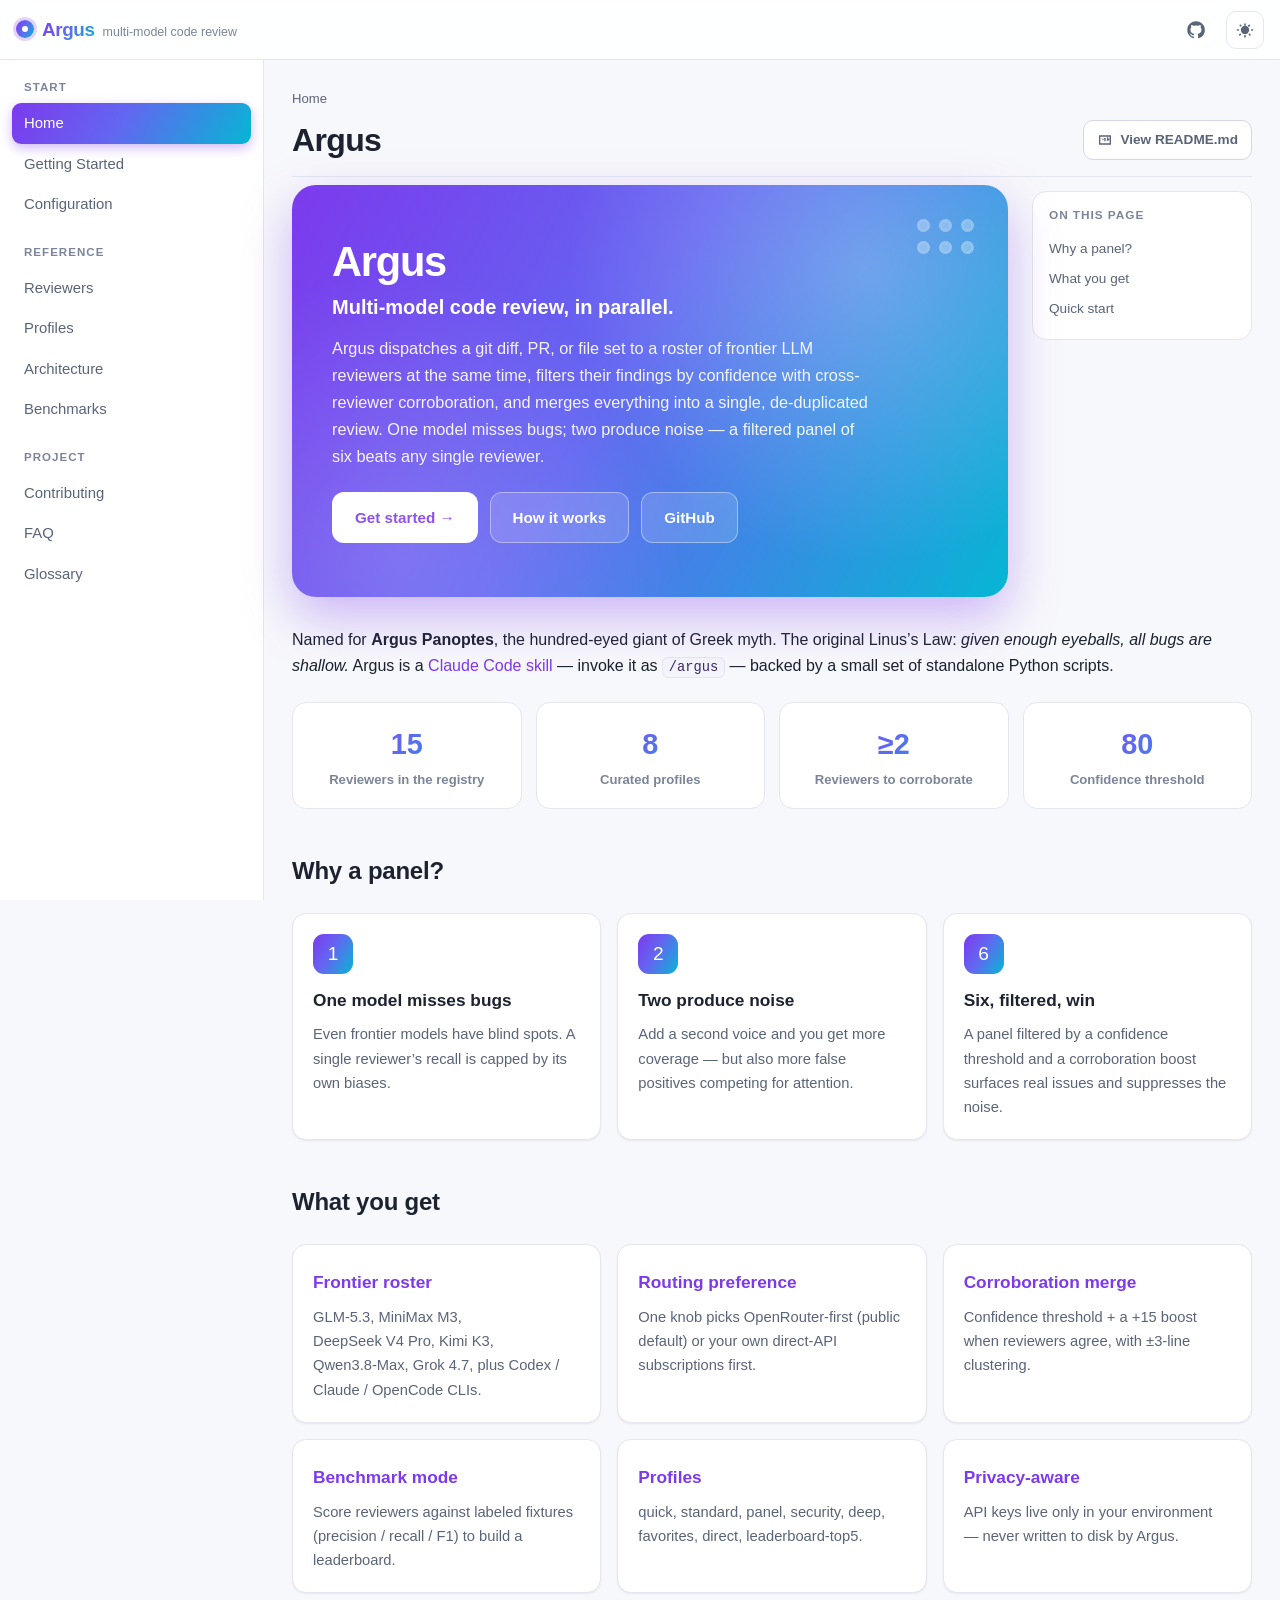
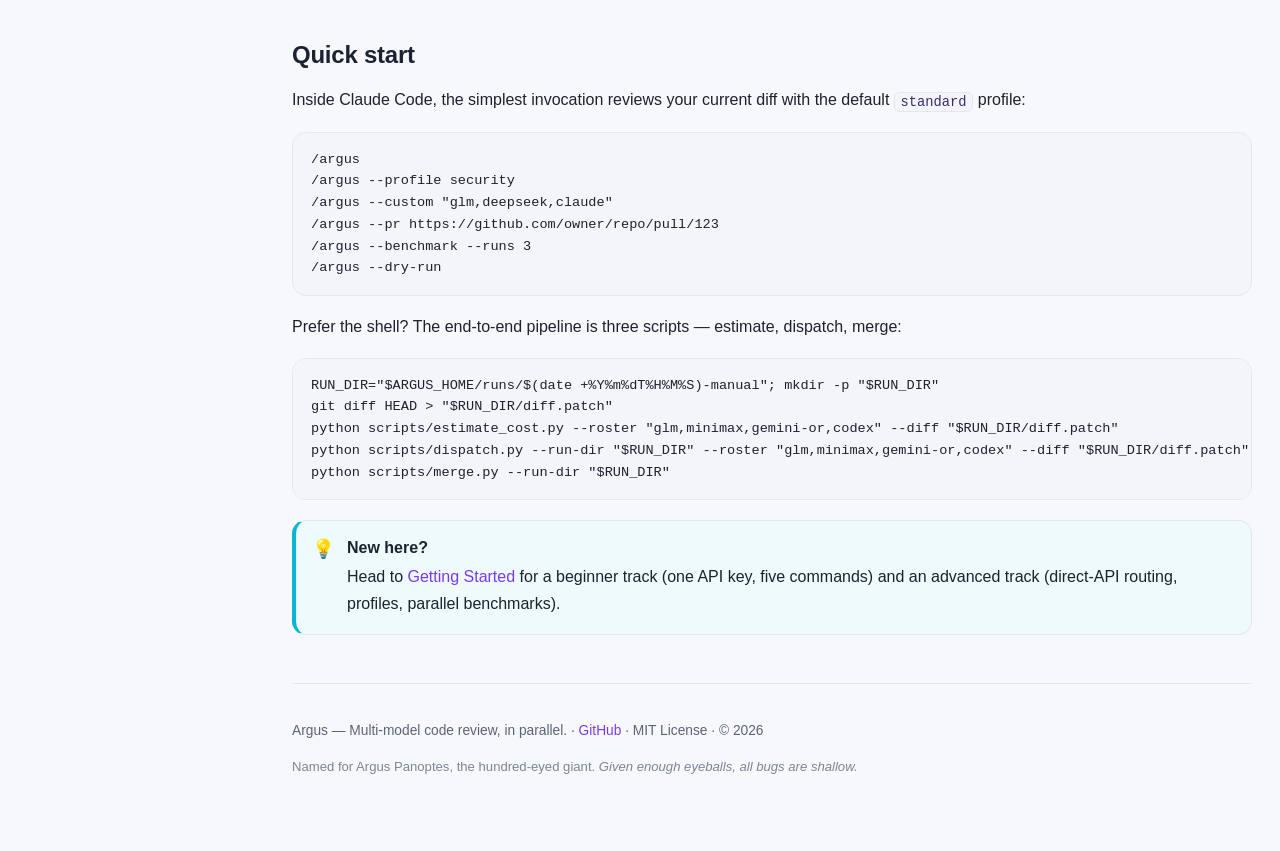
<file: docs/index.html>
<!DOCTYPE html>
<html lang="en" data-theme="light">
<head>
  <meta charset="utf-8">
  <meta name="viewport" content="width=device-width, initial-scale=1">
  <title>Argus</title>
  <meta name="description" content="Argus is a multi-model code-review CLI skill: it dispatches a diff to a roster of frontier LLM reviewers in parallel, filters by confidence with cross-reviewer corroboration, and produces one merged review.">
  <link rel="canonical" href="https://jimstratus.github.io/argus/">
  <meta property="og:type" content="website">
  <meta property="og:title" content="Argus">
  <meta property="og:description" content="Argus is a multi-model code-review CLI skill: it dispatches a diff to a roster of frontier LLM reviewers in parallel, filters by confidence with cross-reviewer corroboration, and produces one merged review.">
  <meta property="og:url" content="https://jimstratus.github.io/argus/">
  <meta name="twitter:card" content="summary">
  <meta name="theme-color" content="#6d28d9">
  <link rel="icon" href="data:image/svg+xml,%3Csvg xmlns='http://www.w3.org/2000/svg' viewBox='0 0 32 32'%3E%3Cdefs%3E%3ClinearGradient id='g' x1='0' y1='0' x2='1' y2='1'%3E%3Cstop offset='0' stop-color='%237c3aed'/%3E%3Cstop offset='1' stop-color='%2306b6d4'/%3E%3C/linearGradient%3E%3C/defs%3E%3Ccircle cx='16' cy='16' r='14' fill='url(%23g)'/%3E%3Ccircle cx='16' cy='16' r='5' fill='white'/%3E%3C/svg%3E">
  <link rel="stylesheet" href="assets/style.css">
  <script>
  /* No-flash theme: runs before paint. */
  (function () {
    try {
      var saved = localStorage.getItem('argus-theme');
      var theme = saved || (window.matchMedia &&
        window.matchMedia('(prefers-color-scheme: dark)').matches ? 'dark' : 'light');
      document.documentElement.setAttribute('data-theme', theme);
    } catch (e) {}
  })();
  </script>
</head>
<body>
  <a class="skip-link" href="#main">Skip to content</a>

  <header class="topbar">
    <button class="icon-btn hamburger" id="sidebar-toggle" aria-label="Toggle menu" aria-expanded="false">
      <svg viewBox="0 0 24 24" width="22" height="22" aria-hidden="true"><path fill="currentColor" d="M3 6h18v2H3zm0 5h18v2H3zm0 5h18v2H3z"/></svg>
    </button>
    <a class="brand" href="index.html">
      <span class="brand-eye" aria-hidden="true"></span>
      <span class="brand-name">Argus</span>
      <span class="brand-sub">multi-model code review</span>
    </a>
    <div class="topbar-spacer"></div>
    <a class="topbar-link" href="https://github.com/jimstratus/argus" target="_blank" rel="noopener" aria-label="GitHub repository">
      <svg viewBox="0 0 24 24" width="20" height="20" aria-hidden="true"><path fill="currentColor" d="M12 1.5a10.5 10.5 0 0 0-3.32 20.47c.52.1.71-.23.71-.5v-1.76c-2.9.63-3.52-1.4-3.52-1.4-.48-1.2-1.16-1.52-1.16-1.52-.95-.65.07-.64.07-.64 1.05.07 1.6 1.08 1.6 1.08.94 1.6 2.45 1.14 3.05.87.1-.68.37-1.14.66-1.4-2.32-.27-4.76-1.16-4.76-5.16 0-1.14.41-2.07 1.07-2.8-.11-.27-.46-1.34.1-2.78 0 0 .87-.28 2.86 1.07a9.9 9.9 0 0 1 5.2 0c1.98-1.35 2.85-1.07 2.85-1.07.57 1.44.21 2.51.11 2.78.67.73 1.07 1.66 1.07 2.8 0 4.01-2.45 4.88-4.78 5.14.38.33.71.97.71 1.96v2.9c0 .28.19.61.72.5A10.5 10.5 0 0 0 12 1.5Z"/></svg>
    </a>
    <button class="icon-btn theme-toggle" id="theme-toggle" aria-label="Toggle dark mode">
      <svg class="ico-sun" viewBox="0 0 24 24" width="20" height="20" aria-hidden="true"><path fill="currentColor" d="M12 17a5 5 0 1 1 0-10 5 5 0 0 1 0 10Zm0-13a1 1 0 0 1 1 1v1a1 1 0 1 1-2 0V5a1 1 0 0 1 1-1Zm0 14a1 1 0 0 1 1 1v1a1 1 0 1 1-2 0v-1a1 1 0 0 1 1-1ZM4 11a1 1 0 0 1 0 2H3a1 1 0 1 1 0-2h1Zm17 0a1 1 0 1 1 0 2h-1a1 1 0 1 1 0-2h1ZM5.6 5.6a1 1 0 0 1 1.4 0l.7.7A1 1 0 0 1 6.3 7.7l-.7-.7a1 1 0 0 1 0-1.4Zm11 11a1 1 0 0 1 1.4 0l.7.7a1 1 0 0 1-1.4 1.4l-.7-.7a1 1 0 0 1 0-1.4Zm1.4-11a1 1 0 0 1 0 1.4l-.7.7a1 1 0 1 1-1.4-1.4l.7-.7a1 1 0 0 1 1.4 0Zm-11 11a1 1 0 0 1 0 1.4l-.7.7a1 1 0 0 1-1.4-1.4l.7-.7a1 1 0 0 1 1.4 0Z"/></svg>
      <svg class="ico-moon" viewBox="0 0 24 24" width="20" height="20" aria-hidden="true"><path fill="currentColor" d="M21 12.8A8.5 8.5 0 1 1 11.2 3a7 7 0 0 0 9.8 9.8Z"/></svg>
    </button>
  </header>

  <div class="layout">
    <div class="backdrop" id="backdrop" hidden></div>
    <aside class="sidebar" id="sidebar">
      <nav class="side-nav" aria-label="Primary">
<div class="nav-group"><div class="nav-group-title">Start</div><ul>
<li><a href="index.html" class="active" aria-current="page">Home</a></li>
<li><a href="getting-started.html">Getting Started</a></li>
<li><a href="configuration.html">Configuration</a></li>
</ul></div>
<div class="nav-group"><div class="nav-group-title">Reference</div><ul>
<li><a href="reviewers.html">Reviewers</a></li>
<li><a href="profiles.html">Profiles</a></li>
<li><a href="architecture.html">Architecture</a></li>
<li><a href="benchmarks.html">Benchmarks</a></li>
</ul></div>
<div class="nav-group"><div class="nav-group-title">Project</div><ul>
<li><a href="contributing.html">Contributing</a></li>
<li><a href="faq.html">FAQ</a></li>
<li><a href="glossary.html">Glossary</a></li>
</ul></div>
</nav>
    </aside>

    <main id="main" class="content">
      <nav class="breadcrumb" aria-label="Breadcrumb"><a href="index.html">Home</a></nav>
      <div class="page-head">
        <h1>Argus</h1>
        <a class="md-link" href="https://github.com/jimstratus/argus/blob/master/README.md" target="_blank" rel="noopener" title="Open the source markdown on GitHub">
          <svg viewBox="0 0 24 24" width="16" height="16" aria-hidden="true"><path fill="currentColor" d="M3 5h18v14H3V5Zm2 2v10h14V7H5Zm2 7V10l2 2 2-2v4h2V9h-2l-2 2-2-2H7v5h2-2Zm10-1 2.5-3H17V8h-2v5h2v0Z"/></svg>
          View README.md
        </a>
      </div>
      <aside class="on-this-page" aria-label="On this page"><div class="otp-title">On this page</div><ul><li><a href="#why">Why a panel?</a></li>
<li><a href="#features">What you get</a></li>
<li><a href="#quick-start">Quick start</a></li></ul></aside>
      <article class="prose">
        
<section class="hero">
  <div class="hero-eyes"><span></span><span></span><span></span><span></span><span></span><span></span></div>
  <h1>Argus</h1>
  <p class="tagline">Multi-model code review, in parallel.</p>
  <p>Argus dispatches a git diff, PR, or file set to a roster of frontier LLM reviewers at the same time,
  filters their findings by confidence with cross-reviewer corroboration, and merges everything into a
  single, de-duplicated review. One model misses bugs; two produce noise &mdash; a filtered panel of six
  beats any single reviewer.</p>
  <div class="cta-row">
    <a class="btn btn-primary" href="getting-started.html">Get started &rarr;</a>
    <a class="btn btn-ghost" href="architecture.html">How it works</a>
    <a class="btn btn-ghost" href="https://github.com/jimstratus/argus" target="_blank" rel="noopener">GitHub</a>
  </div>
</section>

<p>Named for <strong>Argus Panoptes</strong>, the hundred-eyed giant of Greek myth. The original
Linus&rsquo;s Law: <em>given enough eyeballs, all bugs are shallow.</em> Argus is a
<a href="getting-started.html">Claude Code skill</a> &mdash; invoke it as <code>/argus</code> &mdash; backed by a
small set of standalone Python scripts.</p>

<div class="stat-row">
  <div class="stat"><div class="num">15</div><div class="lbl">Reviewers in the registry</div></div>
  <div class="stat"><div class="num">8</div><div class="lbl">Curated profiles</div></div>
  <div class="stat"><div class="num">&ge;2</div><div class="lbl">Reviewers to corroborate</div></div>
  <div class="stat"><div class="num">80</div><div class="lbl">Confidence threshold</div></div>
</div>

<h2 id="why">Why a panel?</h2>
<div class="card-grid">
  <div class="card">
    <div class="card-ico">1</div>
    <h3>One model misses bugs</h3>
    <p>Even frontier models have blind spots. A single reviewer&rsquo;s recall is capped by its own biases.</p>
  </div>
  <div class="card">
    <div class="card-ico">2</div>
    <h3>Two produce noise</h3>
    <p>Add a second voice and you get more coverage &mdash; but also more false positives competing for attention.</p>
  </div>
  <div class="card">
    <div class="card-ico">6</div>
    <h3>Six, filtered, win</h3>
    <p>A panel filtered by a confidence threshold and a corroboration boost surfaces real issues and suppresses the noise.</p>
  </div>
</div>

<h2 id="features">What you get</h2>
<div class="card-grid">
  <div class="card"><h3><a href="reviewers.html">Frontier roster</a></h3><p>GLM&#8209;5.3, MiniMax&nbsp;M3, DeepSeek&nbsp;V4&nbsp;Pro, Kimi&nbsp;K3, Qwen3.8&#8209;Max, Grok&nbsp;4.7, plus Codex / Claude / OpenCode CLIs.</p></div>
  <div class="card"><h3><a href="configuration.html">Routing preference</a></h3><p>One knob picks OpenRouter-first (public default) or your own direct-API subscriptions first.</p></div>
  <div class="card"><h3><a href="architecture.html">Corroboration merge</a></h3><p>Confidence threshold + a +15 boost when reviewers agree, with &plusmn;3-line clustering.</p></div>
  <div class="card"><h3><a href="benchmarks.html">Benchmark mode</a></h3><p>Score reviewers against labeled fixtures (precision / recall / F1) to build a leaderboard.</p></div>
  <div class="card"><h3><a href="profiles.html">Profiles</a></h3><p>quick, standard, panel, security, deep, favorites, direct, leaderboard&#8209;top5.</p></div>
  <div class="card"><h3><a href="faq.html">Privacy-aware</a></h3><p>API keys live only in your environment &mdash; never written to disk by Argus.</p></div>
</div>

<h2 id="quick-start">Quick start</h2>
<p>Inside Claude Code, the simplest invocation reviews your current diff with the default
<code>standard</code> profile:</p>
<pre><code>/argus
/argus --profile security
/argus --custom "glm,deepseek,claude"
/argus --pr https://github.com/owner/repo/pull/123
/argus --benchmark --runs 3
/argus --dry-run</code></pre>
<p>Prefer the shell? The end-to-end pipeline is three scripts &mdash; estimate, dispatch, merge:</p>
<pre><code>RUN_DIR="$ARGUS_HOME/runs/$(date +%Y%m%dT%H%M%S)-manual"; mkdir -p "$RUN_DIR"
git diff HEAD &gt; "$RUN_DIR/diff.patch"
python scripts/estimate_cost.py --roster "glm,minimax,gemini-or,codex" --diff "$RUN_DIR/diff.patch"
python scripts/dispatch.py --run-dir "$RUN_DIR" --roster "glm,minimax,gemini-or,codex" --diff "$RUN_DIR/diff.patch"
python scripts/merge.py --run-dir "$RUN_DIR"</code></pre>

<div class="callout tip"><div class="ico">&#128161;</div><div>
<strong>New here?</strong><p>Head to <a href="getting-started.html">Getting Started</a> for a beginner track
(one API key, five commands) and an advanced track (direct-API routing, profiles, parallel benchmarks).</p>
</div></div>

      </article>
      <footer class="page-footer">
        <p>Argus &mdash; Multi-model code review, in parallel. &middot; <a href="https://github.com/jimstratus/argus" target="_blank" rel="noopener">GitHub</a> &middot; MIT License &middot; &copy; 2026</p>
        <p class="muted">Named for Argus Panoptes, the hundred-eyed giant. <em>Given enough eyeballs, all bugs are shallow.</em></p>
      </footer>
    </main>
  </div>

  <script src="assets/app.js"></script>
</body>
</html>
</file>
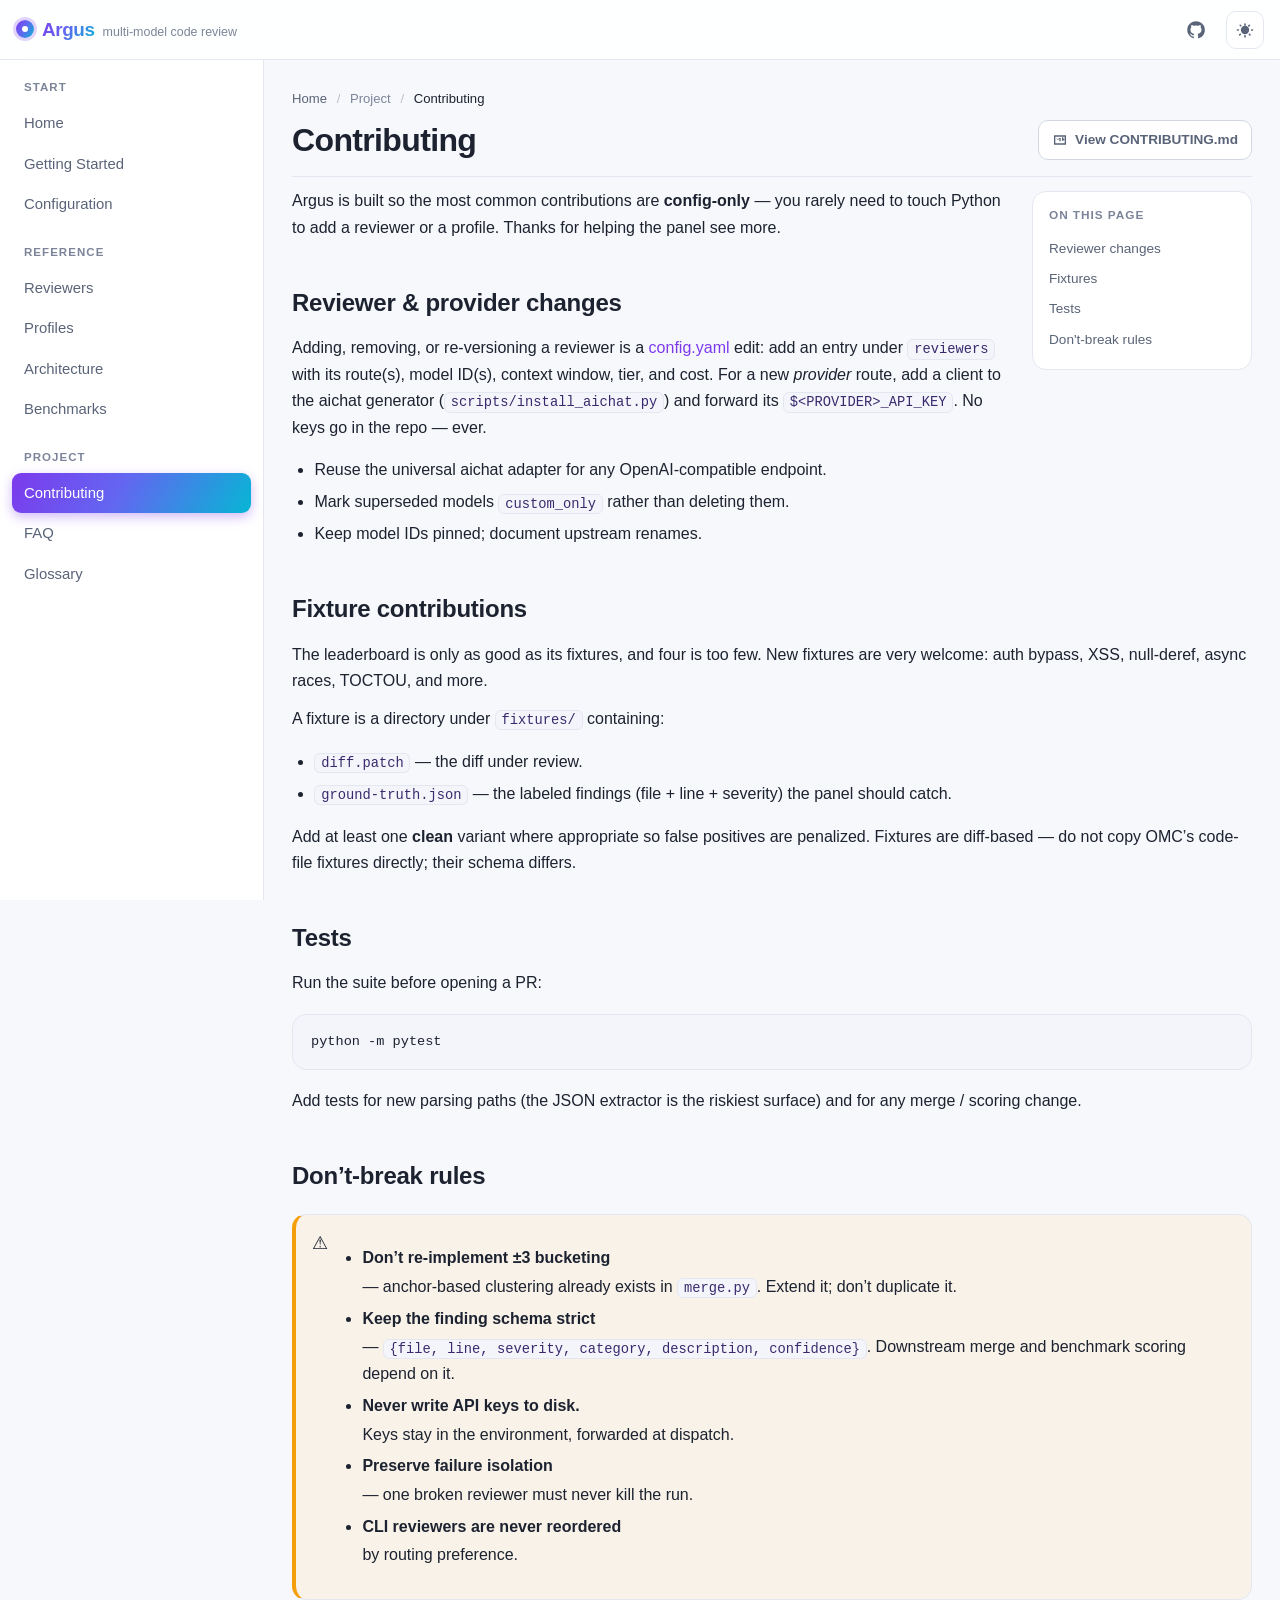
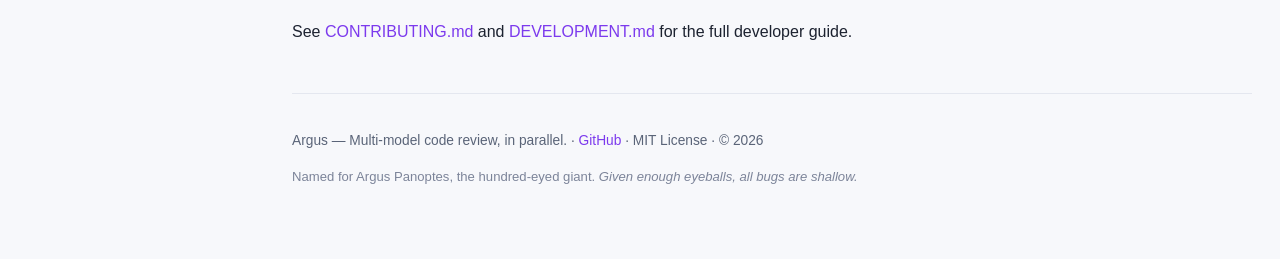
<file: docs/contributing.html>
<!DOCTYPE html>
<html lang="en" data-theme="light">
<head>
  <meta charset="utf-8">
  <meta name="viewport" content="width=device-width, initial-scale=1">
  <title>Contributing · Argus</title>
  <meta name="description" content="How to contribute to Argus: adding or changing reviewers and providers (config-only), contributing benchmark fixtures, running tests, and the don't-break rules.">
  <link rel="canonical" href="https://jimstratus.github.io/argus/contributing.html">
  <meta property="og:type" content="website">
  <meta property="og:title" content="Contributing · Argus">
  <meta property="og:description" content="How to contribute to Argus: adding or changing reviewers and providers (config-only), contributing benchmark fixtures, running tests, and the don't-break rules.">
  <meta property="og:url" content="https://jimstratus.github.io/argus/contributing.html">
  <meta name="twitter:card" content="summary">
  <meta name="theme-color" content="#6d28d9">
  <link rel="icon" href="data:image/svg+xml,%3Csvg xmlns='http://www.w3.org/2000/svg' viewBox='0 0 32 32'%3E%3Cdefs%3E%3ClinearGradient id='g' x1='0' y1='0' x2='1' y2='1'%3E%3Cstop offset='0' stop-color='%237c3aed'/%3E%3Cstop offset='1' stop-color='%2306b6d4'/%3E%3C/linearGradient%3E%3C/defs%3E%3Ccircle cx='16' cy='16' r='14' fill='url(%23g)'/%3E%3Ccircle cx='16' cy='16' r='5' fill='white'/%3E%3C/svg%3E">
  <link rel="stylesheet" href="assets/style.css">
  <script>
  /* No-flash theme: runs before paint. */
  (function () {
    try {
      var saved = localStorage.getItem('argus-theme');
      var theme = saved || (window.matchMedia &&
        window.matchMedia('(prefers-color-scheme: dark)').matches ? 'dark' : 'light');
      document.documentElement.setAttribute('data-theme', theme);
    } catch (e) {}
  })();
  </script>
</head>
<body>
  <a class="skip-link" href="#main">Skip to content</a>

  <header class="topbar">
    <button class="icon-btn hamburger" id="sidebar-toggle" aria-label="Toggle menu" aria-expanded="false">
      <svg viewBox="0 0 24 24" width="22" height="22" aria-hidden="true"><path fill="currentColor" d="M3 6h18v2H3zm0 5h18v2H3zm0 5h18v2H3z"/></svg>
    </button>
    <a class="brand" href="index.html">
      <span class="brand-eye" aria-hidden="true"></span>
      <span class="brand-name">Argus</span>
      <span class="brand-sub">multi-model code review</span>
    </a>
    <div class="topbar-spacer"></div>
    <a class="topbar-link" href="https://github.com/jimstratus/argus" target="_blank" rel="noopener" aria-label="GitHub repository">
      <svg viewBox="0 0 24 24" width="20" height="20" aria-hidden="true"><path fill="currentColor" d="M12 1.5a10.5 10.5 0 0 0-3.32 20.47c.52.1.71-.23.71-.5v-1.76c-2.9.63-3.52-1.4-3.52-1.4-.48-1.2-1.16-1.52-1.16-1.52-.95-.65.07-.64.07-.64 1.05.07 1.6 1.08 1.6 1.08.94 1.6 2.45 1.14 3.05.87.1-.68.37-1.14.66-1.4-2.32-.27-4.76-1.16-4.76-5.16 0-1.14.41-2.07 1.07-2.8-.11-.27-.46-1.34.1-2.78 0 0 .87-.28 2.86 1.07a9.9 9.9 0 0 1 5.2 0c1.98-1.35 2.85-1.07 2.85-1.07.57 1.44.21 2.51.11 2.78.67.73 1.07 1.66 1.07 2.8 0 4.01-2.45 4.88-4.78 5.14.38.33.71.97.71 1.96v2.9c0 .28.19.61.72.5A10.5 10.5 0 0 0 12 1.5Z"/></svg>
    </a>
    <button class="icon-btn theme-toggle" id="theme-toggle" aria-label="Toggle dark mode">
      <svg class="ico-sun" viewBox="0 0 24 24" width="20" height="20" aria-hidden="true"><path fill="currentColor" d="M12 17a5 5 0 1 1 0-10 5 5 0 0 1 0 10Zm0-13a1 1 0 0 1 1 1v1a1 1 0 1 1-2 0V5a1 1 0 0 1 1-1Zm0 14a1 1 0 0 1 1 1v1a1 1 0 1 1-2 0v-1a1 1 0 0 1 1-1ZM4 11a1 1 0 0 1 0 2H3a1 1 0 1 1 0-2h1Zm17 0a1 1 0 1 1 0 2h-1a1 1 0 1 1 0-2h1ZM5.6 5.6a1 1 0 0 1 1.4 0l.7.7A1 1 0 0 1 6.3 7.7l-.7-.7a1 1 0 0 1 0-1.4Zm11 11a1 1 0 0 1 1.4 0l.7.7a1 1 0 0 1-1.4 1.4l-.7-.7a1 1 0 0 1 0-1.4Zm1.4-11a1 1 0 0 1 0 1.4l-.7.7a1 1 0 1 1-1.4-1.4l.7-.7a1 1 0 0 1 1.4 0Zm-11 11a1 1 0 0 1 0 1.4l-.7.7a1 1 0 0 1-1.4-1.4l.7-.7a1 1 0 0 1 1.4 0Z"/></svg>
      <svg class="ico-moon" viewBox="0 0 24 24" width="20" height="20" aria-hidden="true"><path fill="currentColor" d="M21 12.8A8.5 8.5 0 1 1 11.2 3a7 7 0 0 0 9.8 9.8Z"/></svg>
    </button>
  </header>

  <div class="layout">
    <div class="backdrop" id="backdrop" hidden></div>
    <aside class="sidebar" id="sidebar">
      <nav class="side-nav" aria-label="Primary">
<div class="nav-group"><div class="nav-group-title">Start</div><ul>
<li><a href="index.html">Home</a></li>
<li><a href="getting-started.html">Getting Started</a></li>
<li><a href="configuration.html">Configuration</a></li>
</ul></div>
<div class="nav-group"><div class="nav-group-title">Reference</div><ul>
<li><a href="reviewers.html">Reviewers</a></li>
<li><a href="profiles.html">Profiles</a></li>
<li><a href="architecture.html">Architecture</a></li>
<li><a href="benchmarks.html">Benchmarks</a></li>
</ul></div>
<div class="nav-group"><div class="nav-group-title">Project</div><ul>
<li><a href="contributing.html" class="active" aria-current="page">Contributing</a></li>
<li><a href="faq.html">FAQ</a></li>
<li><a href="glossary.html">Glossary</a></li>
</ul></div>
</nav>
    </aside>

    <main id="main" class="content">
      <nav class="breadcrumb" aria-label="Breadcrumb"><a href="index.html">Home</a> <span class="sep">/</span> <span class="crumb-group">Project</span> <span class="sep">/</span> <span class="crumb-cur">Contributing</span></nav>
      <div class="page-head">
        <h1>Contributing</h1>
        <a class="md-link" href="https://github.com/jimstratus/argus/blob/master/CONTRIBUTING.md" target="_blank" rel="noopener" title="Open the source markdown on GitHub">
          <svg viewBox="0 0 24 24" width="16" height="16" aria-hidden="true"><path fill="currentColor" d="M3 5h18v14H3V5Zm2 2v10h14V7H5Zm2 7V10l2 2 2-2v4h2V9h-2l-2 2-2-2H7v5h2-2Zm10-1 2.5-3H17V8h-2v5h2v0Z"/></svg>
          View CONTRIBUTING.md
        </a>
      </div>
      <aside class="on-this-page" aria-label="On this page"><div class="otp-title">On this page</div><ul><li><a href="#reviewers">Reviewer changes</a></li>
<li><a href="#fixtures">Fixtures</a></li>
<li><a href="#tests">Tests</a></li>
<li><a href="#dont-break">Don't-break rules</a></li></ul></aside>
      <article class="prose">
        
<p>Argus is built so the most common contributions are <strong>config-only</strong> &mdash; you rarely need
to touch Python to add a reviewer or a profile. Thanks for helping the panel see more.</p>

<h2 id="reviewers">Reviewer &amp; provider changes</h2>
<p>Adding, removing, or re-versioning a reviewer is a <a href="configuration.html">config.yaml</a> edit:
add an entry under <code>reviewers</code> with its route(s), model ID(s), context window, tier, and cost.
For a new <em>provider</em> route, add a client to the aichat generator
(<code>scripts/install_aichat.py</code>) and forward its <code>$&lt;PROVIDER&gt;_API_KEY</code>. No keys go
in the repo &mdash; ever.</p>
<ul>
  <li>Reuse the universal aichat adapter for any OpenAI-compatible endpoint.</li>
  <li>Mark superseded models <code>custom_only</code> rather than deleting them.</li>
  <li>Keep model IDs pinned; document upstream renames.</li>
</ul>

<h2 id="fixtures">Fixture contributions</h2>
<p>The leaderboard is only as good as its fixtures, and four is too few. New fixtures are very welcome:
auth bypass, XSS, null-deref, async races, TOCTOU, and more.</p>
<p>A fixture is a directory under <code>fixtures/</code> containing:</p>
<ul>
  <li><code>diff.patch</code> &mdash; the diff under review.</li>
  <li><code>ground-truth.json</code> &mdash; the labeled findings (file + line + severity) the panel should catch.</li>
</ul>
<p>Add at least one <strong>clean</strong> variant where appropriate so false positives are penalized.
Fixtures are diff-based &mdash; do not copy OMC&rsquo;s code-file fixtures directly; their schema differs.</p>

<h2 id="tests">Tests</h2>
<p>Run the suite before opening a PR:</p>
<pre><code>python -m pytest</code></pre>
<p>Add tests for new parsing paths (the JSON extractor is the riskiest surface) and for any merge / scoring
change.</p>

<h2 id="dont-break">Don&rsquo;t-break rules</h2>
<div class="callout warn"><div class="ico">&#9888;</div><div>
<ul>
  <li><strong>Don&rsquo;t re-implement &plusmn;3 bucketing</strong> &mdash; anchor-based clustering already
  exists in <code>merge.py</code>. Extend it; don&rsquo;t duplicate it.</li>
  <li><strong>Keep the finding schema strict</strong> &mdash; <code>{file, line, severity, category,
  description, confidence}</code>. Downstream merge and benchmark scoring depend on it.</li>
  <li><strong>Never write API keys to disk.</strong> Keys stay in the environment, forwarded at dispatch.</li>
  <li><strong>Preserve failure isolation</strong> &mdash; one broken reviewer must never kill the run.</li>
  <li><strong>CLI reviewers are never reordered</strong> by routing preference.</li>
</ul>
</div></div>

<p>See <a href="https://github.com/jimstratus/argus/blob/master/CONTRIBUTING.md" target="_blank" rel="noopener">CONTRIBUTING.md</a>
and <a href="https://github.com/jimstratus/argus/blob/master/DEVELOPMENT.md" target="_blank" rel="noopener">DEVELOPMENT.md</a>
for the full developer guide.</p>

      </article>
      <footer class="page-footer">
        <p>Argus &mdash; Multi-model code review, in parallel. &middot; <a href="https://github.com/jimstratus/argus" target="_blank" rel="noopener">GitHub</a> &middot; MIT License &middot; &copy; 2026</p>
        <p class="muted">Named for Argus Panoptes, the hundred-eyed giant. <em>Given enough eyeballs, all bugs are shallow.</em></p>
      </footer>
    </main>
  </div>

  <script src="assets/app.js"></script>
</body>
</html>
</file>
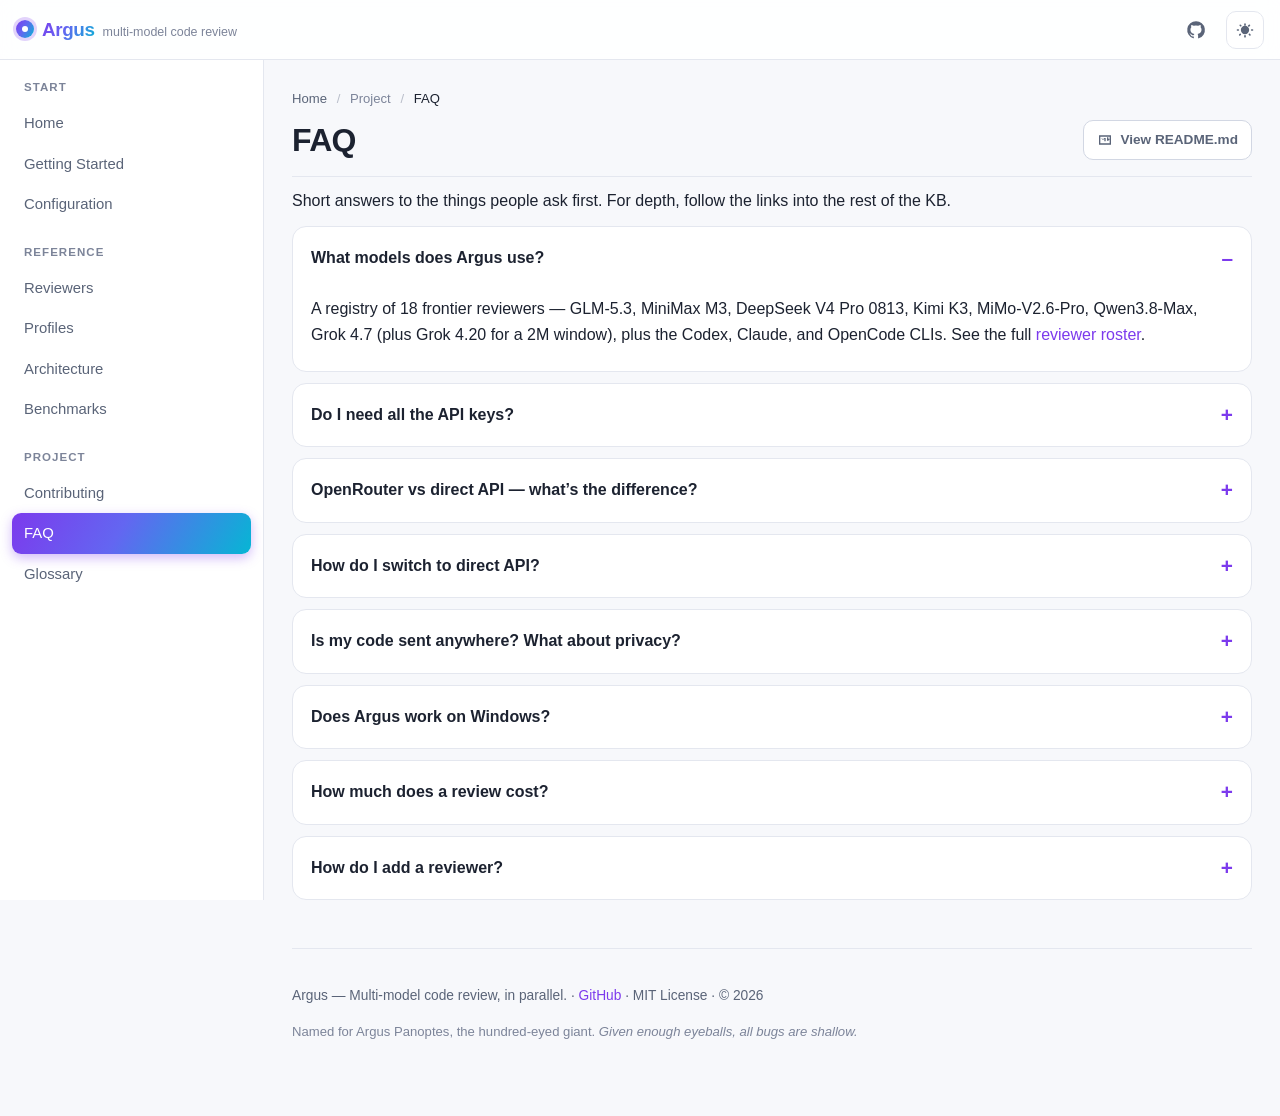
<file: docs/faq.html>
<!DOCTYPE html>
<html lang="en" data-theme="light">
<head>
  <meta charset="utf-8">
  <meta name="viewport" content="width=device-width, initial-scale=1">
  <title>FAQ · Argus</title>
  <meta name="description" content="Frequently asked questions about Argus: which models, which keys you need, OpenRouter vs direct API, privacy, Windows support, cost, and adding a reviewer.">
  <link rel="canonical" href="https://jimstratus.github.io/argus/faq.html">
  <meta property="og:type" content="website">
  <meta property="og:title" content="FAQ · Argus">
  <meta property="og:description" content="Frequently asked questions about Argus: which models, which keys you need, OpenRouter vs direct API, privacy, Windows support, cost, and adding a reviewer.">
  <meta property="og:url" content="https://jimstratus.github.io/argus/faq.html">
  <meta name="twitter:card" content="summary">
  <meta name="theme-color" content="#6d28d9">
  <link rel="icon" href="data:image/svg+xml,%3Csvg xmlns='http://www.w3.org/2000/svg' viewBox='0 0 32 32'%3E%3Cdefs%3E%3ClinearGradient id='g' x1='0' y1='0' x2='1' y2='1'%3E%3Cstop offset='0' stop-color='%237c3aed'/%3E%3Cstop offset='1' stop-color='%2306b6d4'/%3E%3C/linearGradient%3E%3C/defs%3E%3Ccircle cx='16' cy='16' r='14' fill='url(%23g)'/%3E%3Ccircle cx='16' cy='16' r='5' fill='white'/%3E%3C/svg%3E">
  <link rel="stylesheet" href="assets/style.css">
  <script>
  /* No-flash theme: runs before paint. */
  (function () {
    try {
      var saved = localStorage.getItem('argus-theme');
      var theme = saved || (window.matchMedia &&
        window.matchMedia('(prefers-color-scheme: dark)').matches ? 'dark' : 'light');
      document.documentElement.setAttribute('data-theme', theme);
    } catch (e) {}
  })();
  </script>
</head>
<body>
  <a class="skip-link" href="#main">Skip to content</a>

  <header class="topbar">
    <button class="icon-btn hamburger" id="sidebar-toggle" aria-label="Toggle menu" aria-expanded="false">
      <svg viewBox="0 0 24 24" width="22" height="22" aria-hidden="true"><path fill="currentColor" d="M3 6h18v2H3zm0 5h18v2H3zm0 5h18v2H3z"/></svg>
    </button>
    <a class="brand" href="index.html">
      <span class="brand-eye" aria-hidden="true"></span>
      <span class="brand-name">Argus</span>
      <span class="brand-sub">multi-model code review</span>
    </a>
    <div class="topbar-spacer"></div>
    <a class="topbar-link" href="https://github.com/jimstratus/argus" target="_blank" rel="noopener" aria-label="GitHub repository">
      <svg viewBox="0 0 24 24" width="20" height="20" aria-hidden="true"><path fill="currentColor" d="M12 1.5a10.5 10.5 0 0 0-3.32 20.47c.52.1.71-.23.71-.5v-1.76c-2.9.63-3.52-1.4-3.52-1.4-.48-1.2-1.16-1.52-1.16-1.52-.95-.65.07-.64.07-.64 1.05.07 1.6 1.08 1.6 1.08.94 1.6 2.45 1.14 3.05.87.1-.68.37-1.14.66-1.4-2.32-.27-4.76-1.16-4.76-5.16 0-1.14.41-2.07 1.07-2.8-.11-.27-.46-1.34.1-2.78 0 0 .87-.28 2.86 1.07a9.9 9.9 0 0 1 5.2 0c1.98-1.35 2.85-1.07 2.85-1.07.57 1.44.21 2.51.11 2.78.67.73 1.07 1.66 1.07 2.8 0 4.01-2.45 4.88-4.78 5.14.38.33.71.97.71 1.96v2.9c0 .28.19.61.72.5A10.5 10.5 0 0 0 12 1.5Z"/></svg>
    </a>
    <button class="icon-btn theme-toggle" id="theme-toggle" aria-label="Toggle dark mode">
      <svg class="ico-sun" viewBox="0 0 24 24" width="20" height="20" aria-hidden="true"><path fill="currentColor" d="M12 17a5 5 0 1 1 0-10 5 5 0 0 1 0 10Zm0-13a1 1 0 0 1 1 1v1a1 1 0 1 1-2 0V5a1 1 0 0 1 1-1Zm0 14a1 1 0 0 1 1 1v1a1 1 0 1 1-2 0v-1a1 1 0 0 1 1-1ZM4 11a1 1 0 0 1 0 2H3a1 1 0 1 1 0-2h1Zm17 0a1 1 0 1 1 0 2h-1a1 1 0 1 1 0-2h1ZM5.6 5.6a1 1 0 0 1 1.4 0l.7.7A1 1 0 0 1 6.3 7.7l-.7-.7a1 1 0 0 1 0-1.4Zm11 11a1 1 0 0 1 1.4 0l.7.7a1 1 0 0 1-1.4 1.4l-.7-.7a1 1 0 0 1 0-1.4Zm1.4-11a1 1 0 0 1 0 1.4l-.7.7a1 1 0 1 1-1.4-1.4l.7-.7a1 1 0 0 1 1.4 0Zm-11 11a1 1 0 0 1 0 1.4l-.7.7a1 1 0 0 1-1.4-1.4l.7-.7a1 1 0 0 1 1.4 0Z"/></svg>
      <svg class="ico-moon" viewBox="0 0 24 24" width="20" height="20" aria-hidden="true"><path fill="currentColor" d="M21 12.8A8.5 8.5 0 1 1 11.2 3a7 7 0 0 0 9.8 9.8Z"/></svg>
    </button>
  </header>

  <div class="layout">
    <div class="backdrop" id="backdrop" hidden></div>
    <aside class="sidebar" id="sidebar">
      <nav class="side-nav" aria-label="Primary">
<div class="nav-group"><div class="nav-group-title">Start</div><ul>
<li><a href="index.html">Home</a></li>
<li><a href="getting-started.html">Getting Started</a></li>
<li><a href="configuration.html">Configuration</a></li>
</ul></div>
<div class="nav-group"><div class="nav-group-title">Reference</div><ul>
<li><a href="reviewers.html">Reviewers</a></li>
<li><a href="profiles.html">Profiles</a></li>
<li><a href="architecture.html">Architecture</a></li>
<li><a href="benchmarks.html">Benchmarks</a></li>
</ul></div>
<div class="nav-group"><div class="nav-group-title">Project</div><ul>
<li><a href="contributing.html">Contributing</a></li>
<li><a href="faq.html" class="active" aria-current="page">FAQ</a></li>
<li><a href="glossary.html">Glossary</a></li>
</ul></div>
</nav>
    </aside>

    <main id="main" class="content">
      <nav class="breadcrumb" aria-label="Breadcrumb"><a href="index.html">Home</a> <span class="sep">/</span> <span class="crumb-group">Project</span> <span class="sep">/</span> <span class="crumb-cur">FAQ</span></nav>
      <div class="page-head">
        <h1>FAQ</h1>
        <a class="md-link" href="https://github.com/jimstratus/argus/blob/master/README.md" target="_blank" rel="noopener" title="Open the source markdown on GitHub">
          <svg viewBox="0 0 24 24" width="16" height="16" aria-hidden="true"><path fill="currentColor" d="M3 5h18v14H3V5Zm2 2v10h14V7H5Zm2 7V10l2 2 2-2v4h2V9h-2l-2 2-2-2H7v5h2-2Zm10-1 2.5-3H17V8h-2v5h2v0Z"/></svg>
          View README.md
        </a>
      </div>
      
      <article class="prose">
        
<p>Short answers to the things people ask first. For depth, follow the links into the rest of the KB.</p>

<details class="faq" open><summary>What models does Argus use?</summary><div class="faq-body">
<p>A registry of 18 frontier reviewers &mdash; GLM&#8209;5.3, MiniMax&nbsp;M3,
DeepSeek&nbsp;V4&nbsp;Pro&nbsp;0813, Kimi&nbsp;K3, MiMo&#8209;V2.6&#8209;Pro, Qwen3.8&#8209;Max,
Grok&nbsp;4.7 (plus Grok&nbsp;4.20 for a 2M window), plus the Codex, Claude, and OpenCode CLIs.
See the full <a href="reviewers.html">reviewer roster</a>.</p>
</div></details>

<details class="faq"><summary>Do I need all the API keys?</summary><div class="faq-body">
<p>No. The public default route is OpenRouter, so a single <code>OPENROUTER_API_KEY</code> covers most
reviewers. Direct provider keys (<code>ZAI_API_KEY</code>, <code>MINIMAX_API_KEY</code>,
<code>DEEPSEEK_API_KEY</code>) are optional &mdash; add them only if you want direct-API routing. See the
<a href="configuration.html#env">environment variables table</a>.</p>
</div></details>

<details class="faq"><summary>OpenRouter vs direct API &mdash; what&rsquo;s the difference?</summary><div class="faq-body">
<p>OpenRouter is one key in front of many models &mdash; simplest to set up. Direct APIs use each
provider&rsquo;s own endpoint, which can be cheaper and lets you use subscriptions you already pay for.
Three reviewers are dual-route and can use either; the <code>route_preference</code> knob picks which they
try first. See <a href="configuration.html#routing">Routing preference</a>.</p>
</div></details>

<details class="faq"><summary>How do I switch to direct API?</summary><div class="faq-body">
<p>Any of three ways (precedence: CLI flag &gt; env var &gt; config):</p>
<pre><code>python scripts/verify.py --all --prefer-direct   # per-run flag
export ARGUS_ROUTE_PREF=direct                    # per-shell env var
# or set  defaults.route_preference: direct  in config.yaml</code></pre>
<p>Pair it with the <a href="profiles.html"><code>direct</code> profile</a> when your OpenRouter balance is depleted.</p>
</div></details>

<details class="faq"><summary>Is my code sent anywhere? What about privacy?</summary><div class="faq-body">
<p>Your diff is sent to whichever reviewers you select, via their provider APIs or CLIs &mdash; that is
inherent to LLM review. What Argus does <em>not</em> do: it never writes your API keys to disk. Keys live in
your environment and are forwarded to subprocesses only at dispatch time. Choose a privacy-appropriate
roster for sensitive code.</p>
</div></details>

<details class="faq"><summary>Does Argus work on Windows?</summary><div class="faq-body">
<p>Yes &mdash; it is developed on Windows 11 (with Git Bash). Use <code>py -3.12</code> to invoke Python and
set <code>PYTHONIOENCODING=utf-8</code> for non-ASCII output. One known caveat: the Gemini CLI reviewer is
currently disabled pending a Windows <code>.cmd</code> tree-kill re-test &mdash; use <code>gemini-or</code>
(the OpenRouter route) meanwhile.</p>
</div></details>

<details class="faq"><summary>How much does a review cost?</summary><div class="faq-body">
<p>Usually cents. A typical review stays well under the $0.50 warning gate; the reference benchmark of 12
calls per reviewer across the suite totaled about $0.42. Cost gates warn at $0.50 and hard-block at $2.00
for reviews ($10 / $30 for benchmarks). Paid-CLI reviewers count as $0 in the estimate. See
<a href="configuration.html#cost">cost gates</a>.</p>
</div></details>

<details class="faq"><summary>How do I add a reviewer?</summary><div class="faq-body">
<p>Add an entry under <code>reviewers</code> in <a href="configuration.html">config.yaml</a> with its route(s)
and model ID(s); for a new provider, add a client in <code>install_aichat.py</code> and forward its
<code>$&lt;PROVIDER&gt;_API_KEY</code>. It&rsquo;s config-only in the common case &mdash; see
<a href="contributing.html#reviewers">Contributing</a>.</p>
</div></details>

      </article>
      <footer class="page-footer">
        <p>Argus &mdash; Multi-model code review, in parallel. &middot; <a href="https://github.com/jimstratus/argus" target="_blank" rel="noopener">GitHub</a> &middot; MIT License &middot; &copy; 2026</p>
        <p class="muted">Named for Argus Panoptes, the hundred-eyed giant. <em>Given enough eyeballs, all bugs are shallow.</em></p>
      </footer>
    </main>
  </div>

  <script src="assets/app.js"></script>
</body>
</html>
</file>
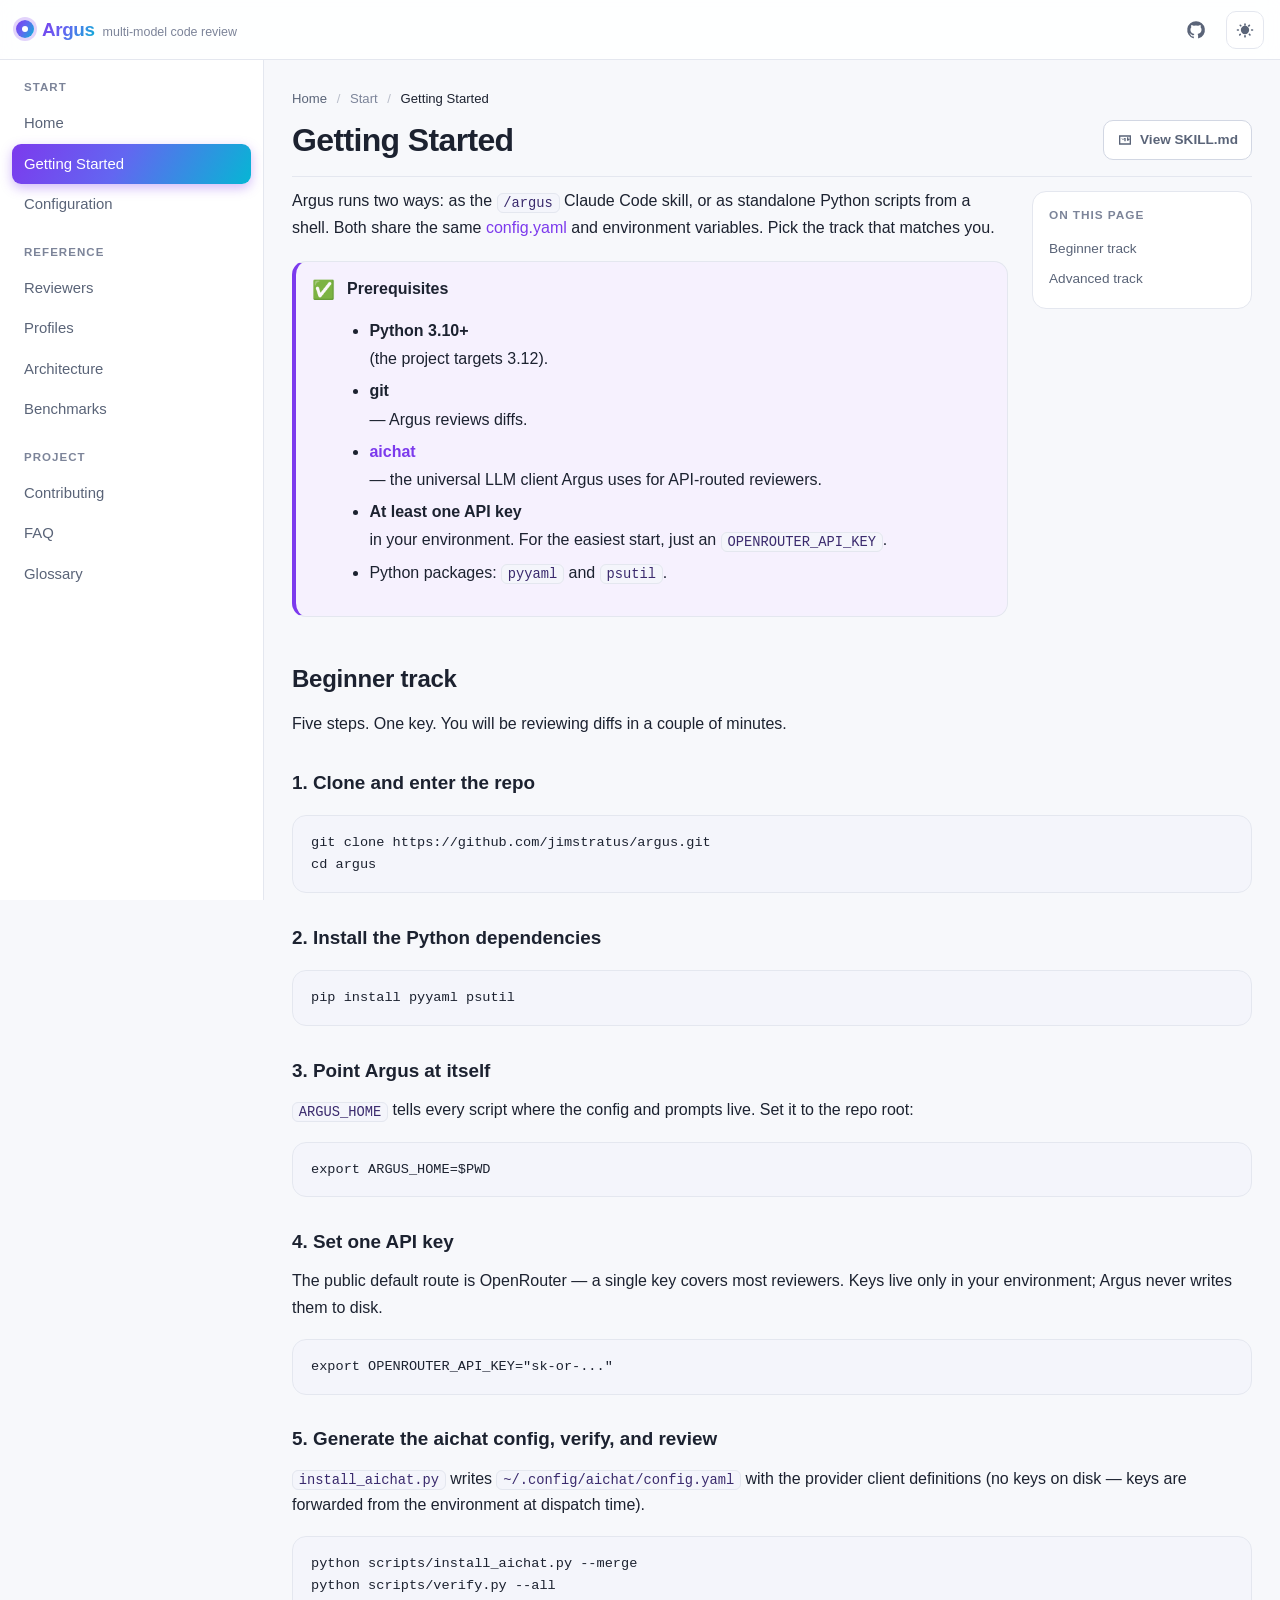
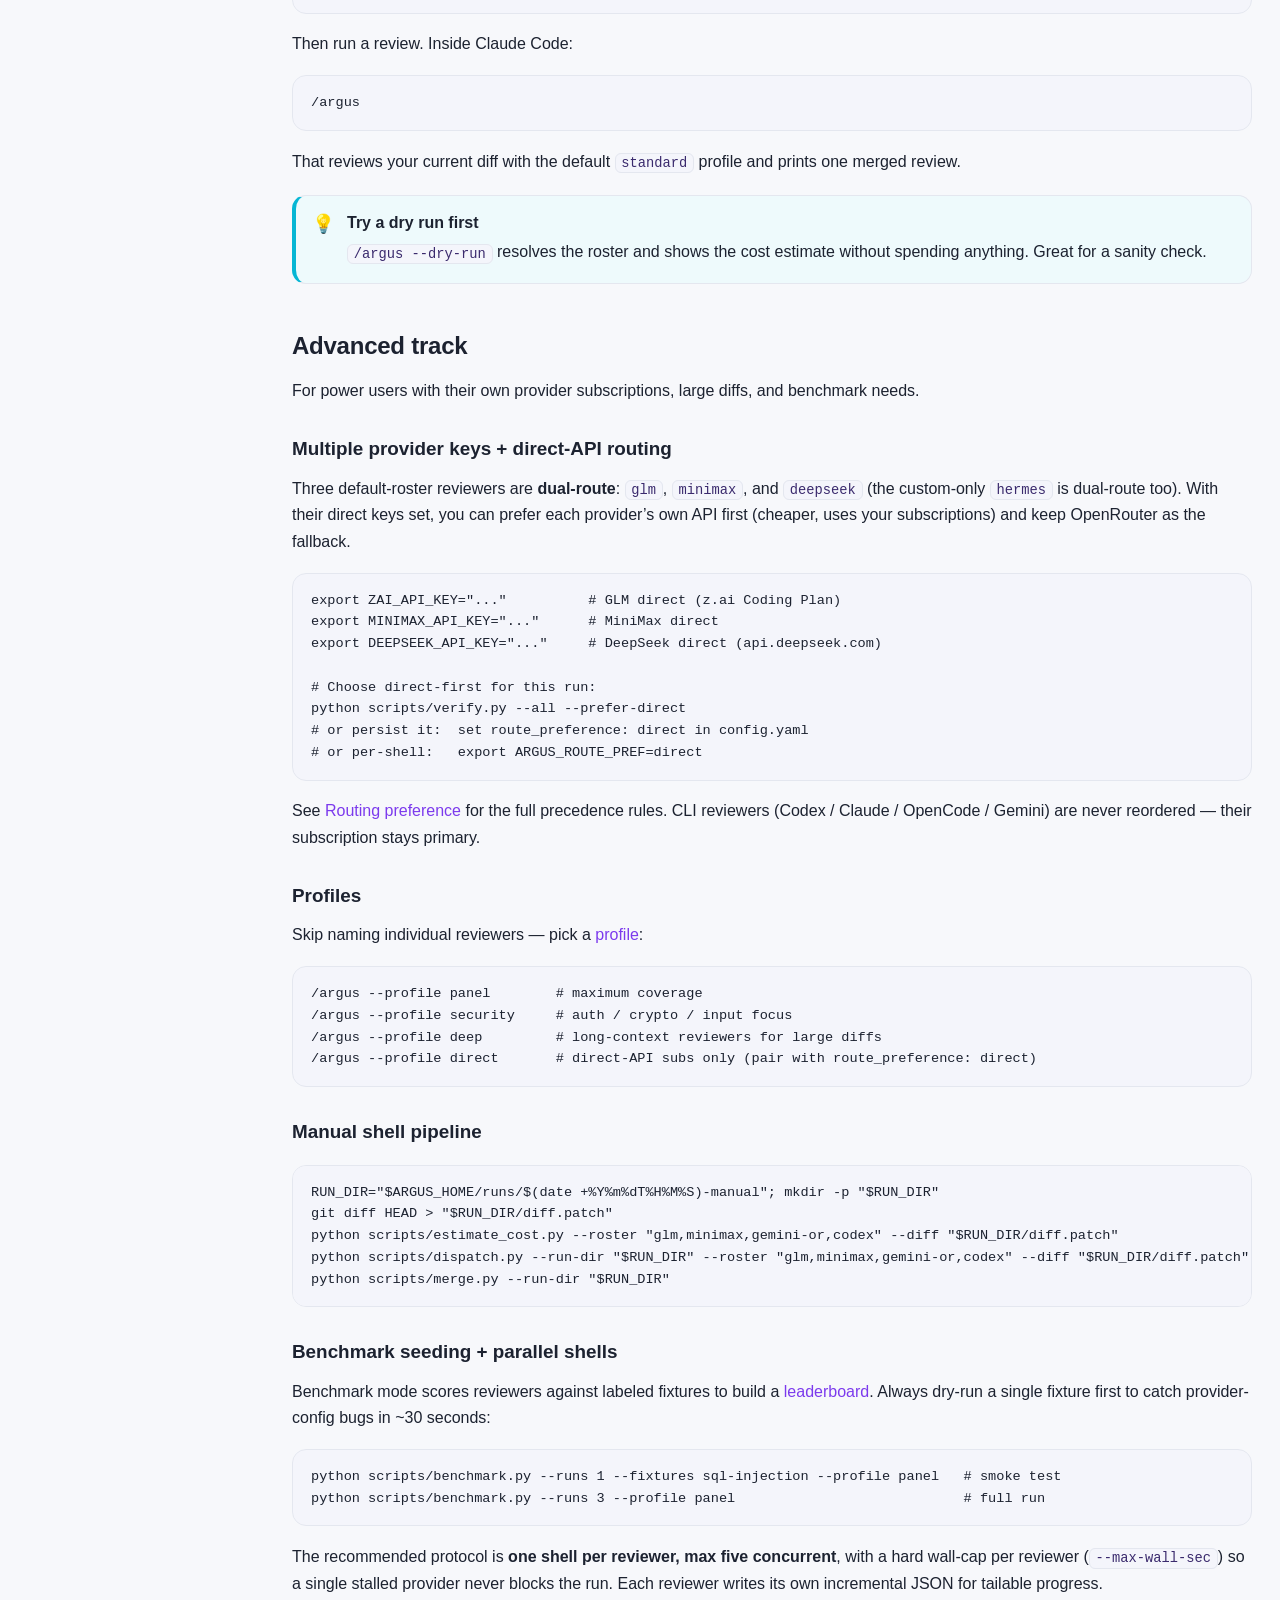
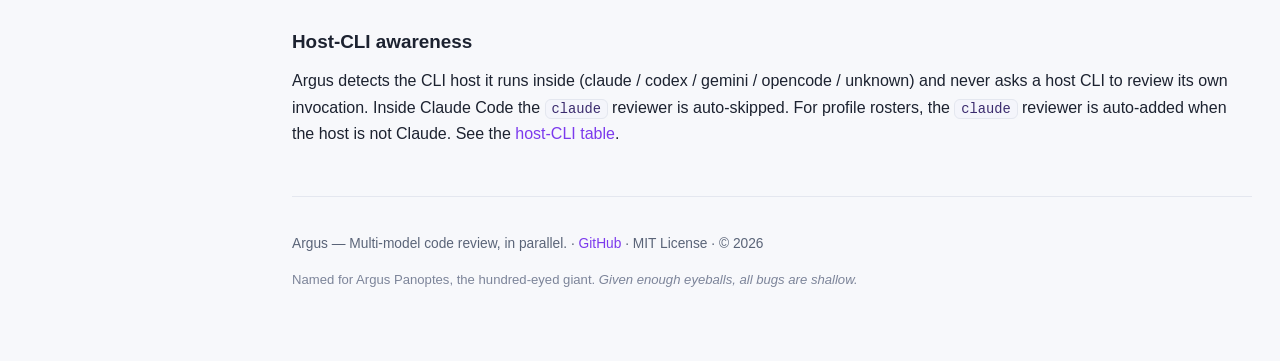
<file: docs/getting-started.html>
<!DOCTYPE html>
<html lang="en" data-theme="light">
<head>
  <meta charset="utf-8">
  <meta name="viewport" content="width=device-width, initial-scale=1">
  <title>Getting Started · Argus</title>
  <meta name="description" content="Onboarding for Argus: a beginner track (clone, one API key, verify, run /argus) and an advanced track (direct-API routing, profiles, parallel benchmarks, host-CLI awareness).">
  <link rel="canonical" href="https://jimstratus.github.io/argus/getting-started.html">
  <meta property="og:type" content="website">
  <meta property="og:title" content="Getting Started · Argus">
  <meta property="og:description" content="Onboarding for Argus: a beginner track (clone, one API key, verify, run /argus) and an advanced track (direct-API routing, profiles, parallel benchmarks, host-CLI awareness).">
  <meta property="og:url" content="https://jimstratus.github.io/argus/getting-started.html">
  <meta name="twitter:card" content="summary">
  <meta name="theme-color" content="#6d28d9">
  <link rel="icon" href="data:image/svg+xml,%3Csvg xmlns='http://www.w3.org/2000/svg' viewBox='0 0 32 32'%3E%3Cdefs%3E%3ClinearGradient id='g' x1='0' y1='0' x2='1' y2='1'%3E%3Cstop offset='0' stop-color='%237c3aed'/%3E%3Cstop offset='1' stop-color='%2306b6d4'/%3E%3C/linearGradient%3E%3C/defs%3E%3Ccircle cx='16' cy='16' r='14' fill='url(%23g)'/%3E%3Ccircle cx='16' cy='16' r='5' fill='white'/%3E%3C/svg%3E">
  <link rel="stylesheet" href="assets/style.css">
  <script>
  /* No-flash theme: runs before paint. */
  (function () {
    try {
      var saved = localStorage.getItem('argus-theme');
      var theme = saved || (window.matchMedia &&
        window.matchMedia('(prefers-color-scheme: dark)').matches ? 'dark' : 'light');
      document.documentElement.setAttribute('data-theme', theme);
    } catch (e) {}
  })();
  </script>
</head>
<body>
  <a class="skip-link" href="#main">Skip to content</a>

  <header class="topbar">
    <button class="icon-btn hamburger" id="sidebar-toggle" aria-label="Toggle menu" aria-expanded="false">
      <svg viewBox="0 0 24 24" width="22" height="22" aria-hidden="true"><path fill="currentColor" d="M3 6h18v2H3zm0 5h18v2H3zm0 5h18v2H3z"/></svg>
    </button>
    <a class="brand" href="index.html">
      <span class="brand-eye" aria-hidden="true"></span>
      <span class="brand-name">Argus</span>
      <span class="brand-sub">multi-model code review</span>
    </a>
    <div class="topbar-spacer"></div>
    <a class="topbar-link" href="https://github.com/jimstratus/argus" target="_blank" rel="noopener" aria-label="GitHub repository">
      <svg viewBox="0 0 24 24" width="20" height="20" aria-hidden="true"><path fill="currentColor" d="M12 1.5a10.5 10.5 0 0 0-3.32 20.47c.52.1.71-.23.71-.5v-1.76c-2.9.63-3.52-1.4-3.52-1.4-.48-1.2-1.16-1.52-1.16-1.52-.95-.65.07-.64.07-.64 1.05.07 1.6 1.08 1.6 1.08.94 1.6 2.45 1.14 3.05.87.1-.68.37-1.14.66-1.4-2.32-.27-4.76-1.16-4.76-5.16 0-1.14.41-2.07 1.07-2.8-.11-.27-.46-1.34.1-2.78 0 0 .87-.28 2.86 1.07a9.9 9.9 0 0 1 5.2 0c1.98-1.35 2.85-1.07 2.85-1.07.57 1.44.21 2.51.11 2.78.67.73 1.07 1.66 1.07 2.8 0 4.01-2.45 4.88-4.78 5.14.38.33.71.97.71 1.96v2.9c0 .28.19.61.72.5A10.5 10.5 0 0 0 12 1.5Z"/></svg>
    </a>
    <button class="icon-btn theme-toggle" id="theme-toggle" aria-label="Toggle dark mode">
      <svg class="ico-sun" viewBox="0 0 24 24" width="20" height="20" aria-hidden="true"><path fill="currentColor" d="M12 17a5 5 0 1 1 0-10 5 5 0 0 1 0 10Zm0-13a1 1 0 0 1 1 1v1a1 1 0 1 1-2 0V5a1 1 0 0 1 1-1Zm0 14a1 1 0 0 1 1 1v1a1 1 0 1 1-2 0v-1a1 1 0 0 1 1-1ZM4 11a1 1 0 0 1 0 2H3a1 1 0 1 1 0-2h1Zm17 0a1 1 0 1 1 0 2h-1a1 1 0 1 1 0-2h1ZM5.6 5.6a1 1 0 0 1 1.4 0l.7.7A1 1 0 0 1 6.3 7.7l-.7-.7a1 1 0 0 1 0-1.4Zm11 11a1 1 0 0 1 1.4 0l.7.7a1 1 0 0 1-1.4 1.4l-.7-.7a1 1 0 0 1 0-1.4Zm1.4-11a1 1 0 0 1 0 1.4l-.7.7a1 1 0 1 1-1.4-1.4l.7-.7a1 1 0 0 1 1.4 0Zm-11 11a1 1 0 0 1 0 1.4l-.7.7a1 1 0 0 1-1.4-1.4l.7-.7a1 1 0 0 1 1.4 0Z"/></svg>
      <svg class="ico-moon" viewBox="0 0 24 24" width="20" height="20" aria-hidden="true"><path fill="currentColor" d="M21 12.8A8.5 8.5 0 1 1 11.2 3a7 7 0 0 0 9.8 9.8Z"/></svg>
    </button>
  </header>

  <div class="layout">
    <div class="backdrop" id="backdrop" hidden></div>
    <aside class="sidebar" id="sidebar">
      <nav class="side-nav" aria-label="Primary">
<div class="nav-group"><div class="nav-group-title">Start</div><ul>
<li><a href="index.html">Home</a></li>
<li><a href="getting-started.html" class="active" aria-current="page">Getting Started</a></li>
<li><a href="configuration.html">Configuration</a></li>
</ul></div>
<div class="nav-group"><div class="nav-group-title">Reference</div><ul>
<li><a href="reviewers.html">Reviewers</a></li>
<li><a href="profiles.html">Profiles</a></li>
<li><a href="architecture.html">Architecture</a></li>
<li><a href="benchmarks.html">Benchmarks</a></li>
</ul></div>
<div class="nav-group"><div class="nav-group-title">Project</div><ul>
<li><a href="contributing.html">Contributing</a></li>
<li><a href="faq.html">FAQ</a></li>
<li><a href="glossary.html">Glossary</a></li>
</ul></div>
</nav>
    </aside>

    <main id="main" class="content">
      <nav class="breadcrumb" aria-label="Breadcrumb"><a href="index.html">Home</a> <span class="sep">/</span> <span class="crumb-group">Start</span> <span class="sep">/</span> <span class="crumb-cur">Getting Started</span></nav>
      <div class="page-head">
        <h1>Getting Started</h1>
        <a class="md-link" href="https://github.com/jimstratus/argus/blob/master/SKILL.md" target="_blank" rel="noopener" title="Open the source markdown on GitHub">
          <svg viewBox="0 0 24 24" width="16" height="16" aria-hidden="true"><path fill="currentColor" d="M3 5h18v14H3V5Zm2 2v10h14V7H5Zm2 7V10l2 2 2-2v4h2V9h-2l-2 2-2-2H7v5h2-2Zm10-1 2.5-3H17V8h-2v5h2v0Z"/></svg>
          View SKILL.md
        </a>
      </div>
      <aside class="on-this-page" aria-label="On this page"><div class="otp-title">On this page</div><ul><li><a href="#beginner">Beginner track</a></li>
<li><a href="#advanced">Advanced track</a></li></ul></aside>
      <article class="prose">
        
<p>Argus runs two ways: as the <code>/argus</code> Claude Code skill, or as standalone Python scripts
from a shell. Both share the same <a href="configuration.html">config.yaml</a> and environment variables.
Pick the track that matches you.</p>

<div class="callout note"><div class="ico">&#9989;</div><div>
<strong>Prerequisites</strong>
<ul>
  <li><strong>Python 3.10+</strong> (the project targets 3.12).</li>
  <li><strong>git</strong> &mdash; Argus reviews diffs.</li>
  <li><strong><a href="https://github.com/sigoden/aichat" target="_blank" rel="noopener">aichat</a></strong> &mdash; the universal LLM client Argus uses for API-routed reviewers.</li>
  <li><strong>At least one API key</strong> in your environment. For the easiest start, just an <code>OPENROUTER_API_KEY</code>.</li>
  <li>Python packages: <code>pyyaml</code> and <code>psutil</code>.</li>
</ul>
</div></div>

<h2 id="beginner">Beginner track</h2>
<p>Five steps. One key. You will be reviewing diffs in a couple of minutes.</p>

<h3>1. Clone and enter the repo</h3>
<pre><code>git clone https://github.com/jimstratus/argus.git
cd argus</code></pre>

<h3>2. Install the Python dependencies</h3>
<pre><code>pip install pyyaml psutil</code></pre>

<h3>3. Point Argus at itself</h3>
<p><code>ARGUS_HOME</code> tells every script where the config and prompts live. Set it to the repo root:</p>
<pre><code>export ARGUS_HOME=$PWD</code></pre>

<h3>4. Set one API key</h3>
<p>The public default route is OpenRouter &mdash; a single key covers most reviewers. Keys live only in
your environment; Argus never writes them to disk.</p>
<pre><code>export OPENROUTER_API_KEY="sk-or-..."</code></pre>

<h3>5. Generate the aichat config, verify, and review</h3>
<p><code>install_aichat.py</code> writes <code>~/.config/aichat/config.yaml</code> with the provider client
definitions (no keys on disk &mdash; keys are forwarded from the environment at dispatch time).</p>
<pre><code>python scripts/install_aichat.py --merge
python scripts/verify.py --all
</code></pre>
<p>Then run a review. Inside Claude Code:</p>
<pre><code>/argus</code></pre>
<p>That reviews your current diff with the default <code>standard</code> profile and prints one merged review.</p>

<div class="callout tip"><div class="ico">&#128161;</div><div>
<strong>Try a dry run first</strong><p><code>/argus --dry-run</code> resolves the roster and shows the cost estimate
without spending anything. Great for a sanity check.</p>
</div></div>

<h2 id="advanced">Advanced track</h2>
<p>For power users with their own provider subscriptions, large diffs, and benchmark needs.</p>

<h3>Multiple provider keys + direct-API routing</h3>
<p>Three default-roster reviewers are <strong>dual-route</strong>: <code>glm</code>, <code>minimax</code>, and
<code>deepseek</code> (the custom-only <code>hermes</code> is dual-route too). With their direct
keys set, you can prefer each provider&rsquo;s own API first (cheaper, uses your subscriptions)
and keep OpenRouter as the fallback.</p>
<pre><code>export ZAI_API_KEY="..."          # GLM direct (z.ai Coding Plan)
export MINIMAX_API_KEY="..."      # MiniMax direct
export DEEPSEEK_API_KEY="..."     # DeepSeek direct (api.deepseek.com)

# Choose direct-first for this run:
python scripts/verify.py --all --prefer-direct
# or persist it:  set route_preference: direct in config.yaml
# or per-shell:   export ARGUS_ROUTE_PREF=direct</code></pre>
<p>See <a href="configuration.html#routing">Routing preference</a> for the full precedence rules. CLI
reviewers (Codex / Claude / OpenCode / Gemini) are never reordered &mdash; their subscription stays primary.</p>

<h3>Profiles</h3>
<p>Skip naming individual reviewers &mdash; pick a <a href="profiles.html">profile</a>:</p>
<pre><code>/argus --profile panel        # maximum coverage
/argus --profile security     # auth / crypto / input focus
/argus --profile deep         # long-context reviewers for large diffs
/argus --profile direct       # direct-API subs only (pair with route_preference: direct)</code></pre>

<h3>Manual shell pipeline</h3>
<pre><code>RUN_DIR="$ARGUS_HOME/runs/$(date +%Y%m%dT%H%M%S)-manual"; mkdir -p "$RUN_DIR"
git diff HEAD &gt; "$RUN_DIR/diff.patch"
python scripts/estimate_cost.py --roster "glm,minimax,gemini-or,codex" --diff "$RUN_DIR/diff.patch"
python scripts/dispatch.py --run-dir "$RUN_DIR" --roster "glm,minimax,gemini-or,codex" --diff "$RUN_DIR/diff.patch"
python scripts/merge.py --run-dir "$RUN_DIR"</code></pre>

<h3>Benchmark seeding + parallel shells</h3>
<p>Benchmark mode scores reviewers against labeled fixtures to build a <a href="benchmarks.html">leaderboard</a>.
Always dry-run a single fixture first to catch provider-config bugs in ~30 seconds:</p>
<pre><code>python scripts/benchmark.py --runs 1 --fixtures sql-injection --profile panel   # smoke test
python scripts/benchmark.py --runs 3 --profile panel                            # full run</code></pre>
<p>The recommended protocol is <strong>one shell per reviewer, max five concurrent</strong>, with a hard
wall-cap per reviewer (<code>--max-wall-sec</code>) so a single stalled provider never blocks the run.
Each reviewer writes its own incremental JSON for tailable progress.</p>

<h3>Host-CLI awareness</h3>
<p>Argus detects the CLI host it runs inside (claude / codex / gemini / opencode / unknown) and never asks a
host CLI to review its own invocation. Inside Claude Code the <code>claude</code> reviewer is auto-skipped.
For profile rosters, the <code>claude</code> reviewer is auto-added when the host is not Claude. See the
<a href="architecture.html#host">host-CLI table</a>.</p>

      </article>
      <footer class="page-footer">
        <p>Argus &mdash; Multi-model code review, in parallel. &middot; <a href="https://github.com/jimstratus/argus" target="_blank" rel="noopener">GitHub</a> &middot; MIT License &middot; &copy; 2026</p>
        <p class="muted">Named for Argus Panoptes, the hundred-eyed giant. <em>Given enough eyeballs, all bugs are shallow.</em></p>
      </footer>
    </main>
  </div>

  <script src="assets/app.js"></script>
</body>
</html>
</file>
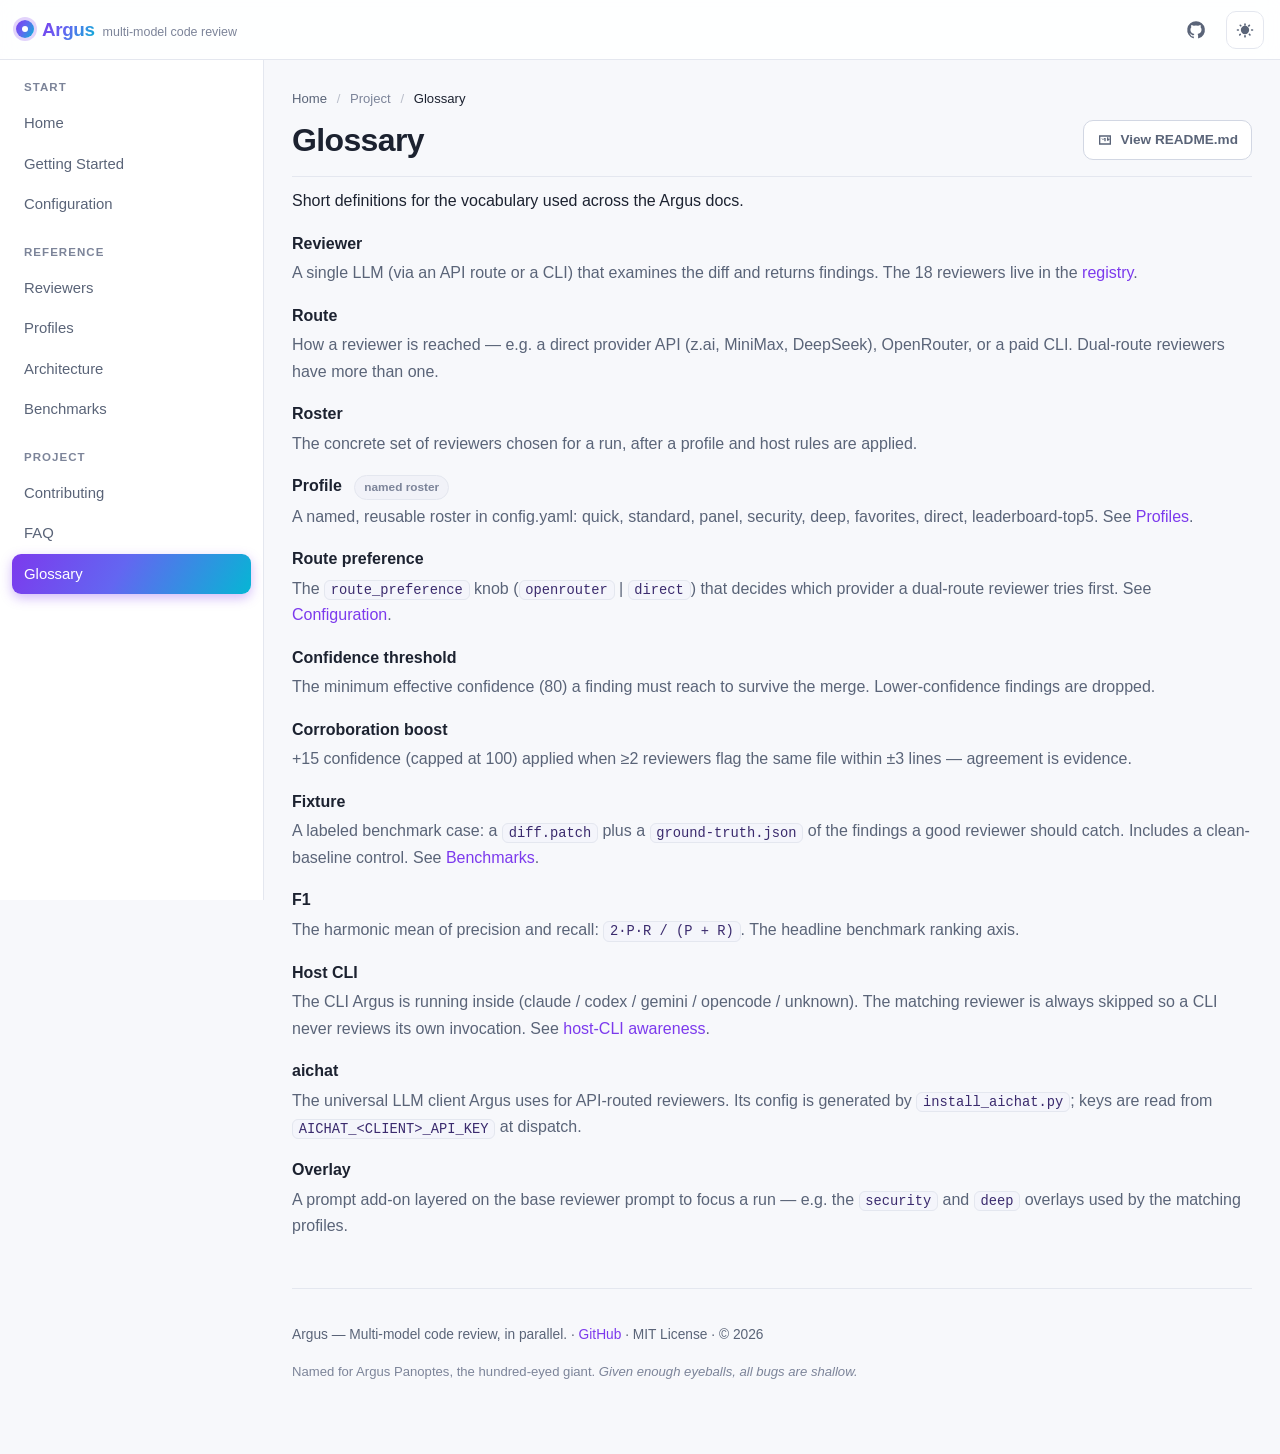
<file: docs/glossary.html>
<!DOCTYPE html>
<html lang="en" data-theme="light">
<head>
  <meta charset="utf-8">
  <meta name="viewport" content="width=device-width, initial-scale=1">
  <title>Glossary · Argus</title>
  <meta name="description" content="Definitions of Argus terms: reviewer, route, roster, profile, corroboration boost, confidence threshold, fixture, F1, host CLI, aichat, and overlay.">
  <link rel="canonical" href="https://jimstratus.github.io/argus/glossary.html">
  <meta property="og:type" content="website">
  <meta property="og:title" content="Glossary · Argus">
  <meta property="og:description" content="Definitions of Argus terms: reviewer, route, roster, profile, corroboration boost, confidence threshold, fixture, F1, host CLI, aichat, and overlay.">
  <meta property="og:url" content="https://jimstratus.github.io/argus/glossary.html">
  <meta name="twitter:card" content="summary">
  <meta name="theme-color" content="#6d28d9">
  <link rel="icon" href="data:image/svg+xml,%3Csvg xmlns='http://www.w3.org/2000/svg' viewBox='0 0 32 32'%3E%3Cdefs%3E%3ClinearGradient id='g' x1='0' y1='0' x2='1' y2='1'%3E%3Cstop offset='0' stop-color='%237c3aed'/%3E%3Cstop offset='1' stop-color='%2306b6d4'/%3E%3C/linearGradient%3E%3C/defs%3E%3Ccircle cx='16' cy='16' r='14' fill='url(%23g)'/%3E%3Ccircle cx='16' cy='16' r='5' fill='white'/%3E%3C/svg%3E">
  <link rel="stylesheet" href="assets/style.css">
  <script>
  /* No-flash theme: runs before paint. */
  (function () {
    try {
      var saved = localStorage.getItem('argus-theme');
      var theme = saved || (window.matchMedia &&
        window.matchMedia('(prefers-color-scheme: dark)').matches ? 'dark' : 'light');
      document.documentElement.setAttribute('data-theme', theme);
    } catch (e) {}
  })();
  </script>
</head>
<body>
  <a class="skip-link" href="#main">Skip to content</a>

  <header class="topbar">
    <button class="icon-btn hamburger" id="sidebar-toggle" aria-label="Toggle menu" aria-expanded="false">
      <svg viewBox="0 0 24 24" width="22" height="22" aria-hidden="true"><path fill="currentColor" d="M3 6h18v2H3zm0 5h18v2H3zm0 5h18v2H3z"/></svg>
    </button>
    <a class="brand" href="index.html">
      <span class="brand-eye" aria-hidden="true"></span>
      <span class="brand-name">Argus</span>
      <span class="brand-sub">multi-model code review</span>
    </a>
    <div class="topbar-spacer"></div>
    <a class="topbar-link" href="https://github.com/jimstratus/argus" target="_blank" rel="noopener" aria-label="GitHub repository">
      <svg viewBox="0 0 24 24" width="20" height="20" aria-hidden="true"><path fill="currentColor" d="M12 1.5a10.5 10.5 0 0 0-3.32 20.47c.52.1.71-.23.71-.5v-1.76c-2.9.63-3.52-1.4-3.52-1.4-.48-1.2-1.16-1.52-1.16-1.52-.95-.65.07-.64.07-.64 1.05.07 1.6 1.08 1.6 1.08.94 1.6 2.45 1.14 3.05.87.1-.68.37-1.14.66-1.4-2.32-.27-4.76-1.16-4.76-5.16 0-1.14.41-2.07 1.07-2.8-.11-.27-.46-1.34.1-2.78 0 0 .87-.28 2.86 1.07a9.9 9.9 0 0 1 5.2 0c1.98-1.35 2.85-1.07 2.85-1.07.57 1.44.21 2.51.11 2.78.67.73 1.07 1.66 1.07 2.8 0 4.01-2.45 4.88-4.78 5.14.38.33.71.97.71 1.96v2.9c0 .28.19.61.72.5A10.5 10.5 0 0 0 12 1.5Z"/></svg>
    </a>
    <button class="icon-btn theme-toggle" id="theme-toggle" aria-label="Toggle dark mode">
      <svg class="ico-sun" viewBox="0 0 24 24" width="20" height="20" aria-hidden="true"><path fill="currentColor" d="M12 17a5 5 0 1 1 0-10 5 5 0 0 1 0 10Zm0-13a1 1 0 0 1 1 1v1a1 1 0 1 1-2 0V5a1 1 0 0 1 1-1Zm0 14a1 1 0 0 1 1 1v1a1 1 0 1 1-2 0v-1a1 1 0 0 1 1-1ZM4 11a1 1 0 0 1 0 2H3a1 1 0 1 1 0-2h1Zm17 0a1 1 0 1 1 0 2h-1a1 1 0 1 1 0-2h1ZM5.6 5.6a1 1 0 0 1 1.4 0l.7.7A1 1 0 0 1 6.3 7.7l-.7-.7a1 1 0 0 1 0-1.4Zm11 11a1 1 0 0 1 1.4 0l.7.7a1 1 0 0 1-1.4 1.4l-.7-.7a1 1 0 0 1 0-1.4Zm1.4-11a1 1 0 0 1 0 1.4l-.7.7a1 1 0 1 1-1.4-1.4l.7-.7a1 1 0 0 1 1.4 0Zm-11 11a1 1 0 0 1 0 1.4l-.7.7a1 1 0 0 1-1.4-1.4l.7-.7a1 1 0 0 1 1.4 0Z"/></svg>
      <svg class="ico-moon" viewBox="0 0 24 24" width="20" height="20" aria-hidden="true"><path fill="currentColor" d="M21 12.8A8.5 8.5 0 1 1 11.2 3a7 7 0 0 0 9.8 9.8Z"/></svg>
    </button>
  </header>

  <div class="layout">
    <div class="backdrop" id="backdrop" hidden></div>
    <aside class="sidebar" id="sidebar">
      <nav class="side-nav" aria-label="Primary">
<div class="nav-group"><div class="nav-group-title">Start</div><ul>
<li><a href="index.html">Home</a></li>
<li><a href="getting-started.html">Getting Started</a></li>
<li><a href="configuration.html">Configuration</a></li>
</ul></div>
<div class="nav-group"><div class="nav-group-title">Reference</div><ul>
<li><a href="reviewers.html">Reviewers</a></li>
<li><a href="profiles.html">Profiles</a></li>
<li><a href="architecture.html">Architecture</a></li>
<li><a href="benchmarks.html">Benchmarks</a></li>
</ul></div>
<div class="nav-group"><div class="nav-group-title">Project</div><ul>
<li><a href="contributing.html">Contributing</a></li>
<li><a href="faq.html">FAQ</a></li>
<li><a href="glossary.html" class="active" aria-current="page">Glossary</a></li>
</ul></div>
</nav>
    </aside>

    <main id="main" class="content">
      <nav class="breadcrumb" aria-label="Breadcrumb"><a href="index.html">Home</a> <span class="sep">/</span> <span class="crumb-group">Project</span> <span class="sep">/</span> <span class="crumb-cur">Glossary</span></nav>
      <div class="page-head">
        <h1>Glossary</h1>
        <a class="md-link" href="https://github.com/jimstratus/argus/blob/master/README.md" target="_blank" rel="noopener" title="Open the source markdown on GitHub">
          <svg viewBox="0 0 24 24" width="16" height="16" aria-hidden="true"><path fill="currentColor" d="M3 5h18v14H3V5Zm2 2v10h14V7H5Zm2 7V10l2 2 2-2v4h2V9h-2l-2 2-2-2H7v5h2-2Zm10-1 2.5-3H17V8h-2v5h2v0Z"/></svg>
          View README.md
        </a>
      </div>
      
      <article class="prose">
        
<p>Short definitions for the vocabulary used across the Argus docs.</p>
<dl class="gloss">
<dt>Reviewer</dt>
<dd>A single LLM (via an API route or a CLI) that examines the diff and returns findings. The 18 reviewers live in the <a href="reviewers.html">registry</a>.</dd>

<dt>Route</dt>
<dd>How a reviewer is reached &mdash; e.g. a direct provider API (z.ai, MiniMax, DeepSeek), OpenRouter, or a paid CLI. Dual-route reviewers have more than one.</dd>

<dt>Roster</dt>
<dd>The concrete set of reviewers chosen for a run, after a profile and host rules are applied.</dd>

<dt>Profile <span class="badge gray">named roster</span></dt>
<dd>A named, reusable roster in config.yaml: quick, standard, panel, security, deep, favorites, direct, leaderboard-top5. See <a href="profiles.html">Profiles</a>.</dd>

<dt>Route preference</dt>
<dd>The <code>route_preference</code> knob (<code>openrouter</code> | <code>direct</code>) that decides which provider a dual-route reviewer tries first. See <a href="configuration.html#routing">Configuration</a>.</dd>

<dt>Confidence threshold</dt>
<dd>The minimum effective confidence (80) a finding must reach to survive the merge. Lower-confidence findings are dropped.</dd>

<dt>Corroboration boost</dt>
<dd>+15 confidence (capped at 100) applied when &ge;2 reviewers flag the same file within &plusmn;3 lines &mdash; agreement is evidence.</dd>

<dt>Fixture</dt>
<dd>A labeled benchmark case: a <code>diff.patch</code> plus a <code>ground-truth.json</code> of the findings a good reviewer should catch. Includes a clean-baseline control. See <a href="benchmarks.html">Benchmarks</a>.</dd>

<dt>F1</dt>
<dd>The harmonic mean of precision and recall: <code>2&middot;P&middot;R / (P + R)</code>. The headline benchmark ranking axis.</dd>

<dt>Host CLI</dt>
<dd>The CLI Argus is running inside (claude / codex / gemini / opencode / unknown). The matching reviewer is always skipped so a CLI never reviews its own invocation. See <a href="architecture.html#host">host-CLI awareness</a>.</dd>

<dt>aichat</dt>
<dd>The universal LLM client Argus uses for API-routed reviewers. Its config is generated by <code>install_aichat.py</code>; keys are read from <code>AICHAT_&lt;CLIENT&gt;_API_KEY</code> at dispatch.</dd>

<dt>Overlay</dt>
<dd>A prompt add-on layered on the base reviewer prompt to focus a run &mdash; e.g. the <code>security</code> and <code>deep</code> overlays used by the matching profiles.</dd>
</dl>

      </article>
      <footer class="page-footer">
        <p>Argus &mdash; Multi-model code review, in parallel. &middot; <a href="https://github.com/jimstratus/argus" target="_blank" rel="noopener">GitHub</a> &middot; MIT License &middot; &copy; 2026</p>
        <p class="muted">Named for Argus Panoptes, the hundred-eyed giant. <em>Given enough eyeballs, all bugs are shallow.</em></p>
      </footer>
    </main>
  </div>

  <script src="assets/app.js"></script>
</body>
</html>
</file>
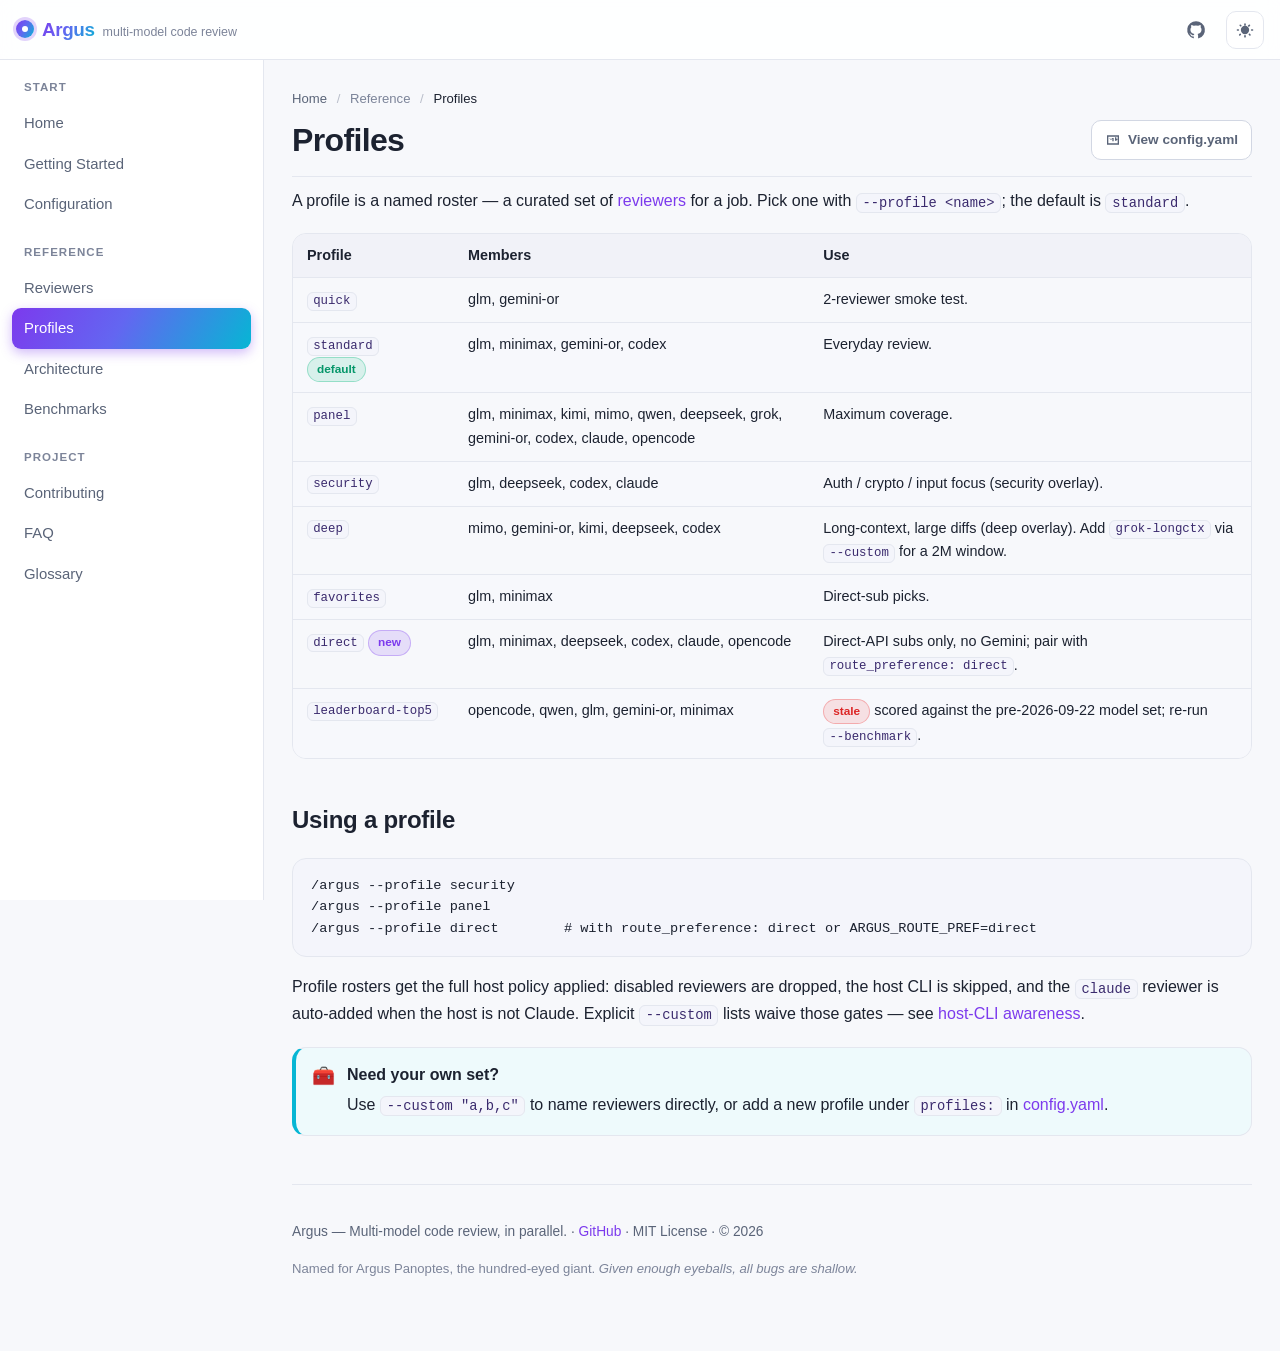
<file: docs/profiles.html>
<!DOCTYPE html>
<html lang="en" data-theme="light">
<head>
  <meta charset="utf-8">
  <meta name="viewport" content="width=device-width, initial-scale=1">
  <title>Profiles · Argus</title>
  <meta name="description" content="Argus profiles are named reviewer rosters: quick, standard (default), panel, security, deep, favorites, direct, and leaderboard-top5.">
  <link rel="canonical" href="https://jimstratus.github.io/argus/profiles.html">
  <meta property="og:type" content="website">
  <meta property="og:title" content="Profiles · Argus">
  <meta property="og:description" content="Argus profiles are named reviewer rosters: quick, standard (default), panel, security, deep, favorites, direct, and leaderboard-top5.">
  <meta property="og:url" content="https://jimstratus.github.io/argus/profiles.html">
  <meta name="twitter:card" content="summary">
  <meta name="theme-color" content="#6d28d9">
  <link rel="icon" href="data:image/svg+xml,%3Csvg xmlns='http://www.w3.org/2000/svg' viewBox='0 0 32 32'%3E%3Cdefs%3E%3ClinearGradient id='g' x1='0' y1='0' x2='1' y2='1'%3E%3Cstop offset='0' stop-color='%237c3aed'/%3E%3Cstop offset='1' stop-color='%2306b6d4'/%3E%3C/linearGradient%3E%3C/defs%3E%3Ccircle cx='16' cy='16' r='14' fill='url(%23g)'/%3E%3Ccircle cx='16' cy='16' r='5' fill='white'/%3E%3C/svg%3E">
  <link rel="stylesheet" href="assets/style.css">
  <script>
  /* No-flash theme: runs before paint. */
  (function () {
    try {
      var saved = localStorage.getItem('argus-theme');
      var theme = saved || (window.matchMedia &&
        window.matchMedia('(prefers-color-scheme: dark)').matches ? 'dark' : 'light');
      document.documentElement.setAttribute('data-theme', theme);
    } catch (e) {}
  })();
  </script>
</head>
<body>
  <a class="skip-link" href="#main">Skip to content</a>

  <header class="topbar">
    <button class="icon-btn hamburger" id="sidebar-toggle" aria-label="Toggle menu" aria-expanded="false">
      <svg viewBox="0 0 24 24" width="22" height="22" aria-hidden="true"><path fill="currentColor" d="M3 6h18v2H3zm0 5h18v2H3zm0 5h18v2H3z"/></svg>
    </button>
    <a class="brand" href="index.html">
      <span class="brand-eye" aria-hidden="true"></span>
      <span class="brand-name">Argus</span>
      <span class="brand-sub">multi-model code review</span>
    </a>
    <div class="topbar-spacer"></div>
    <a class="topbar-link" href="https://github.com/jimstratus/argus" target="_blank" rel="noopener" aria-label="GitHub repository">
      <svg viewBox="0 0 24 24" width="20" height="20" aria-hidden="true"><path fill="currentColor" d="M12 1.5a10.5 10.5 0 0 0-3.32 20.47c.52.1.71-.23.71-.5v-1.76c-2.9.63-3.52-1.4-3.52-1.4-.48-1.2-1.16-1.52-1.16-1.52-.95-.65.07-.64.07-.64 1.05.07 1.6 1.08 1.6 1.08.94 1.6 2.45 1.14 3.05.87.1-.68.37-1.14.66-1.4-2.32-.27-4.76-1.16-4.76-5.16 0-1.14.41-2.07 1.07-2.8-.11-.27-.46-1.34.1-2.78 0 0 .87-.28 2.86 1.07a9.9 9.9 0 0 1 5.2 0c1.98-1.35 2.85-1.07 2.85-1.07.57 1.44.21 2.51.11 2.78.67.73 1.07 1.66 1.07 2.8 0 4.01-2.45 4.88-4.78 5.14.38.33.71.97.71 1.96v2.9c0 .28.19.61.72.5A10.5 10.5 0 0 0 12 1.5Z"/></svg>
    </a>
    <button class="icon-btn theme-toggle" id="theme-toggle" aria-label="Toggle dark mode">
      <svg class="ico-sun" viewBox="0 0 24 24" width="20" height="20" aria-hidden="true"><path fill="currentColor" d="M12 17a5 5 0 1 1 0-10 5 5 0 0 1 0 10Zm0-13a1 1 0 0 1 1 1v1a1 1 0 1 1-2 0V5a1 1 0 0 1 1-1Zm0 14a1 1 0 0 1 1 1v1a1 1 0 1 1-2 0v-1a1 1 0 0 1 1-1ZM4 11a1 1 0 0 1 0 2H3a1 1 0 1 1 0-2h1Zm17 0a1 1 0 1 1 0 2h-1a1 1 0 1 1 0-2h1ZM5.6 5.6a1 1 0 0 1 1.4 0l.7.7A1 1 0 0 1 6.3 7.7l-.7-.7a1 1 0 0 1 0-1.4Zm11 11a1 1 0 0 1 1.4 0l.7.7a1 1 0 0 1-1.4 1.4l-.7-.7a1 1 0 0 1 0-1.4Zm1.4-11a1 1 0 0 1 0 1.4l-.7.7a1 1 0 1 1-1.4-1.4l.7-.7a1 1 0 0 1 1.4 0Zm-11 11a1 1 0 0 1 0 1.4l-.7.7a1 1 0 0 1-1.4-1.4l.7-.7a1 1 0 0 1 1.4 0Z"/></svg>
      <svg class="ico-moon" viewBox="0 0 24 24" width="20" height="20" aria-hidden="true"><path fill="currentColor" d="M21 12.8A8.5 8.5 0 1 1 11.2 3a7 7 0 0 0 9.8 9.8Z"/></svg>
    </button>
  </header>

  <div class="layout">
    <div class="backdrop" id="backdrop" hidden></div>
    <aside class="sidebar" id="sidebar">
      <nav class="side-nav" aria-label="Primary">
<div class="nav-group"><div class="nav-group-title">Start</div><ul>
<li><a href="index.html">Home</a></li>
<li><a href="getting-started.html">Getting Started</a></li>
<li><a href="configuration.html">Configuration</a></li>
</ul></div>
<div class="nav-group"><div class="nav-group-title">Reference</div><ul>
<li><a href="reviewers.html">Reviewers</a></li>
<li><a href="profiles.html" class="active" aria-current="page">Profiles</a></li>
<li><a href="architecture.html">Architecture</a></li>
<li><a href="benchmarks.html">Benchmarks</a></li>
</ul></div>
<div class="nav-group"><div class="nav-group-title">Project</div><ul>
<li><a href="contributing.html">Contributing</a></li>
<li><a href="faq.html">FAQ</a></li>
<li><a href="glossary.html">Glossary</a></li>
</ul></div>
</nav>
    </aside>

    <main id="main" class="content">
      <nav class="breadcrumb" aria-label="Breadcrumb"><a href="index.html">Home</a> <span class="sep">/</span> <span class="crumb-group">Reference</span> <span class="sep">/</span> <span class="crumb-cur">Profiles</span></nav>
      <div class="page-head">
        <h1>Profiles</h1>
        <a class="md-link" href="https://github.com/jimstratus/argus/blob/master/config.yaml" target="_blank" rel="noopener" title="Open the source markdown on GitHub">
          <svg viewBox="0 0 24 24" width="16" height="16" aria-hidden="true"><path fill="currentColor" d="M3 5h18v14H3V5Zm2 2v10h14V7H5Zm2 7V10l2 2 2-2v4h2V9h-2l-2 2-2-2H7v5h2-2Zm10-1 2.5-3H17V8h-2v5h2v0Z"/></svg>
          View config.yaml
        </a>
      </div>
      
      <article class="prose">
        
<p>A profile is a named roster &mdash; a curated set of <a href="reviewers.html">reviewers</a> for a job.
Pick one with <code>--profile &lt;name&gt;</code>; the default is <code>standard</code>.</p>

<div class="table-wrap"><table>
<thead><tr><th>Profile</th><th>Members</th><th>Use</th></tr></thead>
<tbody>
<tr><td><code>quick</code></td><td>glm, gemini-or</td><td>2-reviewer smoke test.</td></tr>
<tr><td><code>standard</code> <span class="badge green">default</span></td><td>glm, minimax, gemini-or, codex</td><td>Everyday review.</td></tr>
<tr><td><code>panel</code></td><td>glm, minimax, kimi, mimo, qwen, deepseek, grok, gemini-or, codex, claude, opencode</td><td>Maximum coverage.</td></tr>
<tr><td><code>security</code></td><td>glm, deepseek, codex, claude</td><td>Auth / crypto / input focus (security overlay).</td></tr>
<tr><td><code>deep</code></td><td>mimo, gemini-or, kimi, deepseek, codex</td><td>Long-context, large diffs (deep overlay). Add <code>grok-longctx</code> via <code>--custom</code> for a 2M window.</td></tr>
<tr><td><code>favorites</code></td><td>glm, minimax</td><td>Direct-sub picks.</td></tr>
<tr><td><code>direct</code> <span class="badge">new</span></td><td>glm, minimax, deepseek, codex, claude, opencode</td><td>Direct-API subs only, no Gemini; pair with <code>route_preference: direct</code>.</td></tr>
<tr><td><code>leaderboard-top5</code></td><td>opencode, qwen, glm, gemini-or, minimax</td><td><span class="badge red">stale</span> scored against the pre-2026-09-22 model set; re-run <code>--benchmark</code>.</td></tr>
</tbody>
</table></div>

<h2 id="usage">Using a profile</h2>
<pre><code>/argus --profile security
/argus --profile panel
/argus --profile direct        # with route_preference: direct or ARGUS_ROUTE_PREF=direct</code></pre>
<p>Profile rosters get the full host policy applied: disabled reviewers are dropped, the host CLI is
skipped, and the <code>claude</code> reviewer is auto-added when the host is not Claude. Explicit
<code>--custom</code> lists waive those gates &mdash; see <a href="architecture.html#host">host-CLI awareness</a>.</p>

<div class="callout tip"><div class="ico">&#129520;</div><div>
<strong>Need your own set?</strong><p>Use <code>--custom "a,b,c"</code> to name reviewers directly, or add a
new profile under <code>profiles:</code> in <a href="configuration.html">config.yaml</a>.</p>
</div></div>

      </article>
      <footer class="page-footer">
        <p>Argus &mdash; Multi-model code review, in parallel. &middot; <a href="https://github.com/jimstratus/argus" target="_blank" rel="noopener">GitHub</a> &middot; MIT License &middot; &copy; 2026</p>
        <p class="muted">Named for Argus Panoptes, the hundred-eyed giant. <em>Given enough eyeballs, all bugs are shallow.</em></p>
      </footer>
    </main>
  </div>

  <script src="assets/app.js"></script>
</body>
</html>
</file>
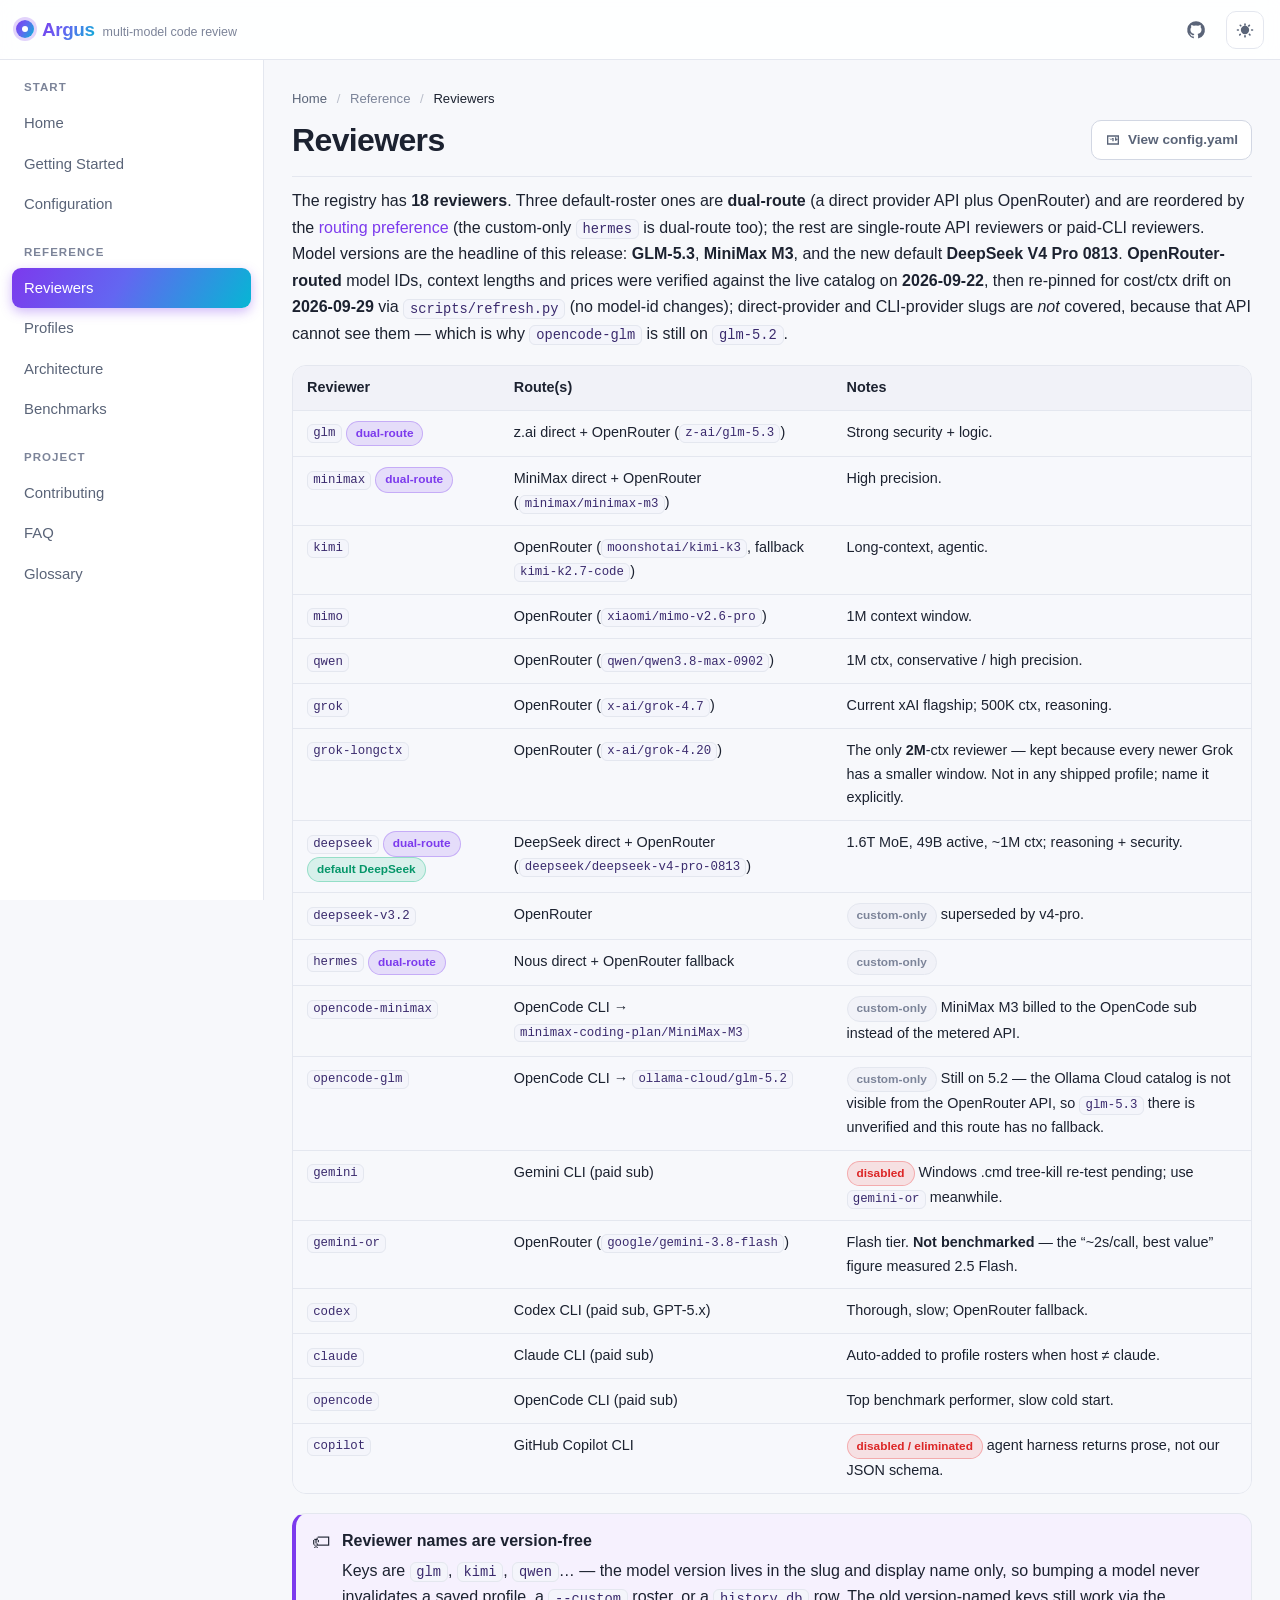
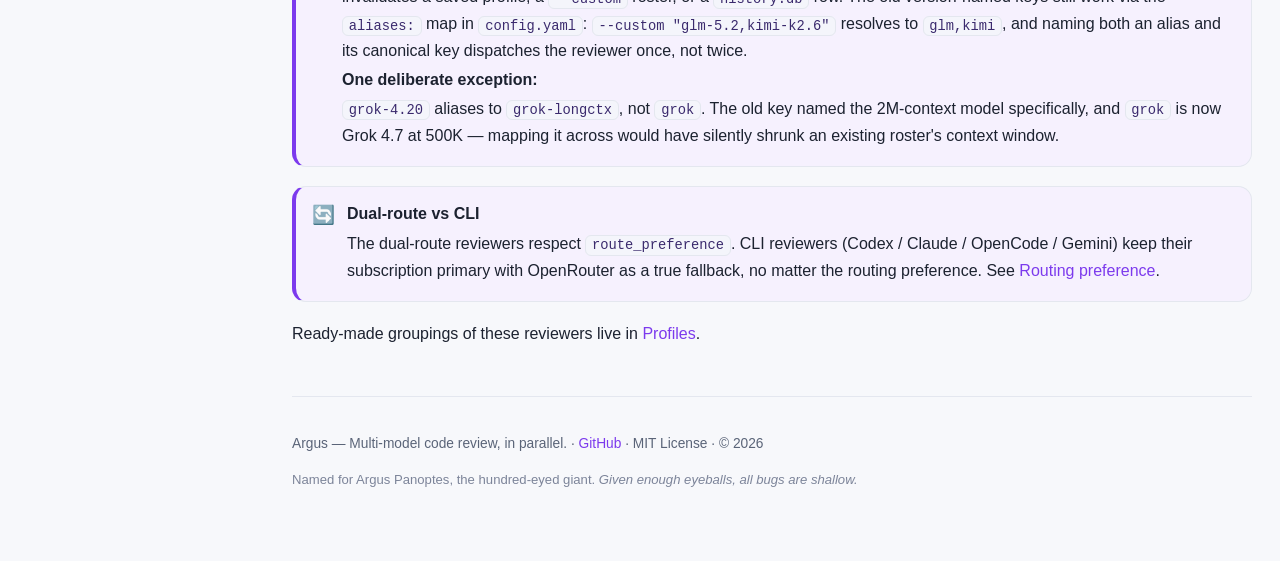
<file: docs/reviewers.html>
<!DOCTYPE html>
<html lang="en" data-theme="light">
<head>
  <meta charset="utf-8">
  <meta name="viewport" content="width=device-width, initial-scale=1">
  <title>Reviewers · Argus</title>
  <meta name="description" content="The Argus reviewer registry: 18 frontier LLM reviewers with their routes and notes, including the dual-route GLM-5.3, MiniMax M3, and DeepSeek V4 Pro.">
  <link rel="canonical" href="https://jimstratus.github.io/argus/reviewers.html">
  <meta property="og:type" content="website">
  <meta property="og:title" content="Reviewers · Argus">
  <meta property="og:description" content="The Argus reviewer registry: 18 frontier LLM reviewers with their routes and notes, including the dual-route GLM-5.3, MiniMax M3, and DeepSeek V4 Pro.">
  <meta property="og:url" content="https://jimstratus.github.io/argus/reviewers.html">
  <meta name="twitter:card" content="summary">
  <meta name="theme-color" content="#6d28d9">
  <link rel="icon" href="data:image/svg+xml,%3Csvg xmlns='http://www.w3.org/2000/svg' viewBox='0 0 32 32'%3E%3Cdefs%3E%3ClinearGradient id='g' x1='0' y1='0' x2='1' y2='1'%3E%3Cstop offset='0' stop-color='%237c3aed'/%3E%3Cstop offset='1' stop-color='%2306b6d4'/%3E%3C/linearGradient%3E%3C/defs%3E%3Ccircle cx='16' cy='16' r='14' fill='url(%23g)'/%3E%3Ccircle cx='16' cy='16' r='5' fill='white'/%3E%3C/svg%3E">
  <link rel="stylesheet" href="assets/style.css">
  <script>
  /* No-flash theme: runs before paint. */
  (function () {
    try {
      var saved = localStorage.getItem('argus-theme');
      var theme = saved || (window.matchMedia &&
        window.matchMedia('(prefers-color-scheme: dark)').matches ? 'dark' : 'light');
      document.documentElement.setAttribute('data-theme', theme);
    } catch (e) {}
  })();
  </script>
</head>
<body>
  <a class="skip-link" href="#main">Skip to content</a>

  <header class="topbar">
    <button class="icon-btn hamburger" id="sidebar-toggle" aria-label="Toggle menu" aria-expanded="false">
      <svg viewBox="0 0 24 24" width="22" height="22" aria-hidden="true"><path fill="currentColor" d="M3 6h18v2H3zm0 5h18v2H3zm0 5h18v2H3z"/></svg>
    </button>
    <a class="brand" href="index.html">
      <span class="brand-eye" aria-hidden="true"></span>
      <span class="brand-name">Argus</span>
      <span class="brand-sub">multi-model code review</span>
    </a>
    <div class="topbar-spacer"></div>
    <a class="topbar-link" href="https://github.com/jimstratus/argus" target="_blank" rel="noopener" aria-label="GitHub repository">
      <svg viewBox="0 0 24 24" width="20" height="20" aria-hidden="true"><path fill="currentColor" d="M12 1.5a10.5 10.5 0 0 0-3.32 20.47c.52.1.71-.23.71-.5v-1.76c-2.9.63-3.52-1.4-3.52-1.4-.48-1.2-1.16-1.52-1.16-1.52-.95-.65.07-.64.07-.64 1.05.07 1.6 1.08 1.6 1.08.94 1.6 2.45 1.14 3.05.87.1-.68.37-1.14.66-1.4-2.32-.27-4.76-1.16-4.76-5.16 0-1.14.41-2.07 1.07-2.8-.11-.27-.46-1.34.1-2.78 0 0 .87-.28 2.86 1.07a9.9 9.9 0 0 1 5.2 0c1.98-1.35 2.85-1.07 2.85-1.07.57 1.44.21 2.51.11 2.78.67.73 1.07 1.66 1.07 2.8 0 4.01-2.45 4.88-4.78 5.14.38.33.71.97.71 1.96v2.9c0 .28.19.61.72.5A10.5 10.5 0 0 0 12 1.5Z"/></svg>
    </a>
    <button class="icon-btn theme-toggle" id="theme-toggle" aria-label="Toggle dark mode">
      <svg class="ico-sun" viewBox="0 0 24 24" width="20" height="20" aria-hidden="true"><path fill="currentColor" d="M12 17a5 5 0 1 1 0-10 5 5 0 0 1 0 10Zm0-13a1 1 0 0 1 1 1v1a1 1 0 1 1-2 0V5a1 1 0 0 1 1-1Zm0 14a1 1 0 0 1 1 1v1a1 1 0 1 1-2 0v-1a1 1 0 0 1 1-1ZM4 11a1 1 0 0 1 0 2H3a1 1 0 1 1 0-2h1Zm17 0a1 1 0 1 1 0 2h-1a1 1 0 1 1 0-2h1ZM5.6 5.6a1 1 0 0 1 1.4 0l.7.7A1 1 0 0 1 6.3 7.7l-.7-.7a1 1 0 0 1 0-1.4Zm11 11a1 1 0 0 1 1.4 0l.7.7a1 1 0 0 1-1.4 1.4l-.7-.7a1 1 0 0 1 0-1.4Zm1.4-11a1 1 0 0 1 0 1.4l-.7.7a1 1 0 1 1-1.4-1.4l.7-.7a1 1 0 0 1 1.4 0Zm-11 11a1 1 0 0 1 0 1.4l-.7.7a1 1 0 0 1-1.4-1.4l.7-.7a1 1 0 0 1 1.4 0Z"/></svg>
      <svg class="ico-moon" viewBox="0 0 24 24" width="20" height="20" aria-hidden="true"><path fill="currentColor" d="M21 12.8A8.5 8.5 0 1 1 11.2 3a7 7 0 0 0 9.8 9.8Z"/></svg>
    </button>
  </header>

  <div class="layout">
    <div class="backdrop" id="backdrop" hidden></div>
    <aside class="sidebar" id="sidebar">
      <nav class="side-nav" aria-label="Primary">
<div class="nav-group"><div class="nav-group-title">Start</div><ul>
<li><a href="index.html">Home</a></li>
<li><a href="getting-started.html">Getting Started</a></li>
<li><a href="configuration.html">Configuration</a></li>
</ul></div>
<div class="nav-group"><div class="nav-group-title">Reference</div><ul>
<li><a href="reviewers.html" class="active" aria-current="page">Reviewers</a></li>
<li><a href="profiles.html">Profiles</a></li>
<li><a href="architecture.html">Architecture</a></li>
<li><a href="benchmarks.html">Benchmarks</a></li>
</ul></div>
<div class="nav-group"><div class="nav-group-title">Project</div><ul>
<li><a href="contributing.html">Contributing</a></li>
<li><a href="faq.html">FAQ</a></li>
<li><a href="glossary.html">Glossary</a></li>
</ul></div>
</nav>
    </aside>

    <main id="main" class="content">
      <nav class="breadcrumb" aria-label="Breadcrumb"><a href="index.html">Home</a> <span class="sep">/</span> <span class="crumb-group">Reference</span> <span class="sep">/</span> <span class="crumb-cur">Reviewers</span></nav>
      <div class="page-head">
        <h1>Reviewers</h1>
        <a class="md-link" href="https://github.com/jimstratus/argus/blob/master/config.yaml" target="_blank" rel="noopener" title="Open the source markdown on GitHub">
          <svg viewBox="0 0 24 24" width="16" height="16" aria-hidden="true"><path fill="currentColor" d="M3 5h18v14H3V5Zm2 2v10h14V7H5Zm2 7V10l2 2 2-2v4h2V9h-2l-2 2-2-2H7v5h2-2Zm10-1 2.5-3H17V8h-2v5h2v0Z"/></svg>
          View config.yaml
        </a>
      </div>
      
      <article class="prose">
        
<p>The registry has <strong>18 reviewers</strong>. Three default-roster ones are <strong>dual-route</strong>
(a direct provider API plus OpenRouter) and are reordered by the
<a href="configuration.html#routing">routing preference</a> (the custom-only <code>hermes</code> is
dual-route too); the rest are single-route API reviewers or paid-CLI reviewers. Model versions are the headline of this
release: <strong>GLM&#8209;5.3</strong>, <strong>MiniMax&nbsp;M3</strong>, and the new default
<strong>DeepSeek&nbsp;V4&nbsp;Pro&nbsp;0813</strong>. <strong>OpenRouter-routed</strong> model IDs, context
lengths and prices were verified against the live catalog on <strong>2026&#8209;09&#8209;22</strong>, then
re-pinned for cost/ctx drift on <strong>2026&#8209;09&#8209;29</strong> via <code>scripts/refresh.py</code>
(no model-id changes); direct-provider
and CLI-provider slugs are <em>not</em> covered, because that API cannot see them &mdash; which is why
<code>opencode-glm</code> is still on <code>glm-5.2</code>.</p>

<div class="table-wrap"><table>
<thead><tr><th>Reviewer</th><th>Route(s)</th><th>Notes</th></tr></thead>
<tbody>
<tr><td><code>glm</code> <span class="badge">dual-route</span></td><td>z.ai direct + OpenRouter (<code>z-ai/glm-5.3</code>)</td><td>Strong security + logic.</td></tr>
<tr><td><code>minimax</code> <span class="badge">dual-route</span></td><td>MiniMax direct + OpenRouter (<code>minimax/minimax-m3</code>)</td><td>High precision.</td></tr>
<tr><td><code>kimi</code></td><td>OpenRouter (<code>moonshotai/kimi-k3</code>, fallback <code>kimi-k2.7-code</code>)</td><td>Long-context, agentic.</td></tr>
<tr><td><code>mimo</code></td><td>OpenRouter (<code>xiaomi/mimo-v2.6-pro</code>)</td><td>1M context window.</td></tr>
<tr><td><code>qwen</code></td><td>OpenRouter (<code>qwen/qwen3.8-max-0902</code>)</td><td>1M ctx, conservative / high precision.</td></tr>
<tr><td><code>grok</code></td><td>OpenRouter (<code>x-ai/grok-4.7</code>)</td><td>Current xAI flagship; 500K ctx, reasoning.</td></tr>
<tr><td><code>grok-longctx</code></td><td>OpenRouter (<code>x-ai/grok-4.20</code>)</td><td>The only <strong>2M</strong>-ctx reviewer &mdash; kept because every newer Grok has a smaller window. Not in any shipped profile; name it explicitly.</td></tr>
<tr><td><code>deepseek</code> <span class="badge">dual-route</span> <span class="badge green">default DeepSeek</span></td><td>DeepSeek direct + OpenRouter (<code>deepseek/deepseek-v4-pro-0813</code>)</td><td>1.6T MoE, 49B active, ~1M ctx; reasoning + security.</td></tr>
<tr><td><code>deepseek-v3.2</code></td><td>OpenRouter</td><td><span class="badge gray">custom-only</span> superseded by v4-pro.</td></tr>
<tr><td><code>hermes</code> <span class="badge">dual-route</span></td><td>Nous direct + OpenRouter fallback</td><td><span class="badge gray">custom-only</span></td></tr>
<tr><td><code>opencode-minimax</code></td><td>OpenCode CLI &rarr; <code>minimax-coding-plan/MiniMax-M3</code></td><td><span class="badge gray">custom-only</span> MiniMax M3 billed to the OpenCode sub instead of the metered API.</td></tr>
<tr><td><code>opencode-glm</code></td><td>OpenCode CLI &rarr; <code>ollama-cloud/glm-5.2</code></td><td><span class="badge gray">custom-only</span> Still on 5.2 &mdash; the Ollama Cloud catalog is not visible from the OpenRouter API, so <code>glm-5.3</code> there is unverified and this route has no fallback.</td></tr>
<tr><td><code>gemini</code></td><td>Gemini CLI (paid sub)</td><td><span class="badge red">disabled</span> Windows .cmd tree-kill re-test pending; use <code>gemini-or</code> meanwhile.</td></tr>
<tr><td><code>gemini-or</code></td><td>OpenRouter (<code>google/gemini-3.8-flash</code>)</td><td>Flash tier. <strong>Not benchmarked</strong> &mdash; the &ldquo;~2s/call, best value&rdquo; figure measured 2.5&nbsp;Flash.</td></tr>
<tr><td><code>codex</code></td><td>Codex CLI (paid sub, GPT-5.x)</td><td>Thorough, slow; OpenRouter fallback.</td></tr>
<tr><td><code>claude</code></td><td>Claude CLI (paid sub)</td><td>Auto-added to profile rosters when host &ne; claude.</td></tr>
<tr><td><code>opencode</code></td><td>OpenCode CLI (paid sub)</td><td>Top benchmark performer, slow cold start.</td></tr>
<tr><td><code>copilot</code></td><td>GitHub Copilot CLI</td><td><span class="badge red">disabled / eliminated</span> agent harness returns prose, not our JSON schema.</td></tr>
</tbody>
</table></div>

<div class="callout note"><div class="ico">&#127991;</div><div>
<strong>Reviewer names are version-free</strong>
<p>Keys are <code>glm</code>, <code>kimi</code>, <code>qwen</code>&hellip; &mdash; the model version lives in the
slug and display name only, so bumping a model never invalidates a saved profile, a <code>--custom</code> roster,
or a <code>history.db</code> row. The old version-named keys still work via the <code>aliases:</code> map in
<code>config.yaml</code>: <code>--custom "glm-5.2,kimi-k2.6"</code> resolves to <code>glm,kimi</code>, and naming
both an alias and its canonical key dispatches the reviewer once, not twice.</p>
<p><strong>One deliberate exception:</strong> <code>grok-4.20</code> aliases to <code>grok-longctx</code>, not
<code>grok</code>. The old key named the 2M-context model specifically, and <code>grok</code> is now Grok&nbsp;4.7
at 500K &mdash; mapping it across would have silently shrunk an existing roster's context window.</p>
</div></div>

<div class="callout note"><div class="ico">&#128260;</div><div>
<strong>Dual-route vs CLI</strong>
<p>The dual-route reviewers respect <code>route_preference</code>. CLI reviewers
(Codex / Claude / OpenCode / Gemini) keep their subscription primary with OpenRouter as a true fallback,
no matter the routing preference. See <a href="configuration.html#routing">Routing preference</a>.</p>
</div></div>

<p>Ready-made groupings of these reviewers live in <a href="profiles.html">Profiles</a>.</p>

      </article>
      <footer class="page-footer">
        <p>Argus &mdash; Multi-model code review, in parallel. &middot; <a href="https://github.com/jimstratus/argus" target="_blank" rel="noopener">GitHub</a> &middot; MIT License &middot; &copy; 2026</p>
        <p class="muted">Named for Argus Panoptes, the hundred-eyed giant. <em>Given enough eyeballs, all bugs are shallow.</em></p>
      </footer>
    </main>
  </div>

  <script src="assets/app.js"></script>
</body>
</html>
</file>
<file: docs/assets/style.css>
/* ---------- Design tokens ---------- */
:root{
  --accent-1:#7c3aed;          /* violet */
  --accent-2:#06b6d4;          /* cyan   */
  --accent-grad:linear-gradient(120deg,#7c3aed 0%,#6366f1 45%,#06b6d4 100%);
  --radius:14px;
  --radius-sm:9px;
  --maxw:1080px;
  --font:'Inter',-apple-system,BlinkMacSystemFont,'Segoe UI',Roboto,Helvetica,Arial,sans-serif;
  --mono:'JetBrains Mono',ui-monospace,SFMono-Regular,Menlo,Consolas,monospace;
  --topbar-h:60px;
  --side-w:264px;
  --transition:.22s cubic-bezier(.4,0,.2,1);
}
:root[data-theme="light"]{
  --bg:#f7f8fb;
  --bg-elev:#ffffff;
  --bg-soft:#f1f2f8;
  --text:#1c2230;
  --text-soft:#5a6478;
  --muted:#7c8499;
  --border:#e4e7ef;
  --border-strong:#d2d7e3;
  --code-bg:#f4f5fb;
  --code-text:#3a2a6d;
  --shadow:0 1px 2px rgba(20,24,40,.06),0 8px 24px rgba(20,24,40,.06);
  --shadow-sm:0 1px 2px rgba(20,24,40,.07);
  --side-bg:#ffffff;
  --table-stripe:#f7f8fc;
}
:root[data-theme="dark"]{
  --bg:#0d1018;
  --bg-elev:#161a26;
  --bg-soft:#1b2030;
  --text:#e6e9f2;
  --text-soft:#a8b0c5;
  --muted:#7f879d;
  --border:#262c3c;
  --border-strong:#333b50;
  --code-bg:#121622;
  --code-text:#c7b8ff;
  --shadow:0 1px 2px rgba(0,0,0,.4),0 12px 32px rgba(0,0,0,.4);
  --shadow-sm:0 1px 2px rgba(0,0,0,.4);
  --side-bg:#11151f;
  --table-stripe:#171c29;
}

*{box-sizing:border-box}
html{scroll-behavior:smooth;scroll-padding-top:calc(var(--topbar-h) + 16px)}
body{
  margin:0;font-family:var(--font);background:var(--bg);color:var(--text);
  line-height:1.65;-webkit-font-smoothing:antialiased;
}
a{color:var(--accent-1);text-decoration:none}
:root[data-theme="dark"] a{color:#a78bfa}
a:hover{text-decoration:underline}

.skip-link{position:absolute;left:-999px;top:0;background:var(--accent-1);color:#fff;
  padding:10px 16px;border-radius:0 0 8px 0;z-index:200}
.skip-link:focus{left:0}

/* ---------- Top bar ---------- */
.topbar{
  position:sticky;top:0;z-index:100;height:var(--topbar-h);
  display:flex;align-items:center;gap:12px;padding:0 16px;
  background:color-mix(in srgb,var(--bg-elev) 88%,transparent);
  backdrop-filter:saturate(150%) blur(10px);
  border-bottom:1px solid var(--border);
}
.brand{display:flex;align-items:baseline;gap:8px;color:var(--text)}
.brand:hover{text-decoration:none}
.brand-eye{width:18px;height:18px;border-radius:50%;background:var(--accent-grad);
  position:relative;align-self:center;box-shadow:0 0 0 3px color-mix(in srgb,var(--accent-1) 22%,transparent)}
.brand-eye::after{content:"";position:absolute;inset:6px;border-radius:50%;background:var(--bg-elev)}
.brand-name{font-weight:800;font-size:1.18rem;letter-spacing:-.02em;
  background:var(--accent-grad);-webkit-background-clip:text;background-clip:text;color:transparent}
.brand-sub{font-size:.78rem;color:var(--muted);font-weight:500}
@media(max-width:640px){.brand-sub{display:none}}
.topbar-spacer{flex:1}
.topbar-link{display:flex;align-items:center;color:var(--text-soft);padding:8px;border-radius:8px}
.topbar-link:hover{color:var(--text);background:var(--bg-soft)}

.icon-btn{
  display:inline-flex;align-items:center;justify-content:center;
  width:38px;height:38px;border:1px solid var(--border);border-radius:10px;
  background:var(--bg-elev);color:var(--text-soft);cursor:pointer;transition:var(--transition);
}
.icon-btn:hover{color:var(--text);border-color:var(--border-strong);background:var(--bg-soft)}
.hamburger{display:none}
@media(max-width:980px){.hamburger{display:inline-flex}}

/* theme toggle icon swap */
.ico-moon{display:none}
:root[data-theme="dark"] .ico-sun{display:none}
:root[data-theme="dark"] .ico-moon{display:inline}

/* ---------- Layout ---------- */
.layout{display:flex;align-items:flex-start;max-width:1320px;margin:0 auto}
.sidebar{
  position:sticky;top:var(--topbar-h);align-self:flex-start;
  width:var(--side-w);height:calc(100vh - var(--topbar-h));overflow-y:auto;
  background:var(--side-bg);border-right:1px solid var(--border);
  padding:18px 12px 40px;flex:none;transition:transform var(--transition);
}
.content{flex:1;min-width:0;max-width:var(--maxw);margin:0 auto;padding:28px 28px 60px;width:100%}

/* sidebar collapsed (desktop) */
body.sidebar-collapsed .sidebar{display:none}

/* ---------- Sidebar nav ---------- */
.nav-group{margin-bottom:18px}
.nav-group-title{font-size:.72rem;text-transform:uppercase;letter-spacing:.09em;
  color:var(--muted);font-weight:700;padding:0 12px 6px}
.side-nav ul{list-style:none;margin:0;padding:0}
.side-nav a{
  display:block;padding:8px 12px;border-radius:9px;color:var(--text-soft);
  font-size:.93rem;font-weight:500;transition:var(--transition);
}
.side-nav a:hover{background:var(--bg-soft);color:var(--text);text-decoration:none}
.side-nav a.active{
  color:#fff;background:var(--accent-grad);
  box-shadow:0 4px 12px color-mix(in srgb,var(--accent-1) 35%,transparent);
}
:root[data-theme="dark"] .side-nav a.active{color:#fff}

/* ---------- backdrop (mobile) ---------- */
.backdrop{position:fixed;inset:var(--topbar-h) 0 0 0;background:rgba(8,10,18,.5);
  z-index:80;backdrop-filter:blur(2px)}

@media(max-width:980px){
  .sidebar{
    position:fixed;top:var(--topbar-h);left:0;z-index:90;
    height:calc(100vh - var(--topbar-h));box-shadow:var(--shadow);
    transform:translateX(-105%);display:block;
  }
  body.sidebar-open .sidebar{transform:translateX(0)}
  body.sidebar-collapsed .sidebar{display:block}  /* class is desktop-only meaning */
  .content{max-width:100%;padding:20px 16px 50px}
}

/* ---------- Prose ---------- */
.breadcrumb{font-size:.82rem;color:var(--muted);margin-bottom:10px}
.breadcrumb a{color:var(--text-soft)}
.breadcrumb .sep{opacity:.5;margin:0 6px}
.breadcrumb .crumb-cur{color:var(--text)}

.page-head{display:flex;align-items:center;justify-content:space-between;gap:16px;
  flex-wrap:wrap;border-bottom:1px solid var(--border);padding-bottom:16px;margin-bottom:8px}
.page-head h1{margin:0;font-size:2rem;letter-spacing:-.02em;line-height:1.2}
.md-link{display:inline-flex;align-items:center;gap:7px;font-size:.85rem;font-weight:600;
  padding:8px 13px;border:1px solid var(--border-strong);border-radius:10px;
  background:var(--bg-elev);color:var(--text-soft);white-space:nowrap}
.md-link:hover{color:var(--text);border-color:var(--accent-1);text-decoration:none;
  box-shadow:var(--shadow-sm)}

.on-this-page{float:right;width:220px;margin:6px 0 18px 24px;padding:14px 16px;
  background:var(--bg-elev);border:1px solid var(--border);border-radius:var(--radius)}
.on-this-page .otp-title{font-size:.74rem;text-transform:uppercase;letter-spacing:.08em;
  color:var(--muted);font-weight:700;margin-bottom:8px}
.on-this-page ul{list-style:none;margin:0;padding:0}
.on-this-page a{display:block;padding:4px 0;font-size:.85rem;color:var(--text-soft)}
.on-this-page a:hover{color:var(--accent-1)}
@media(max-width:760px){.on-this-page{float:none;width:auto;margin:0 0 20px}}

.prose h2{font-size:1.5rem;margin:2.2rem 0 .8rem;letter-spacing:-.01em;
  padding-top:.4rem;scroll-margin-top:calc(var(--topbar-h) + 12px)}
.prose h3{font-size:1.18rem;margin:1.8rem 0 .6rem}
.prose p{margin:.7rem 0;color:var(--text)}
.prose ul,.prose ol{padding-left:1.4rem}
.prose li{margin:.35rem 0}
.prose strong{color:var(--text);font-weight:700}
.prose code{font-family:var(--mono);font-size:.86em;background:var(--code-bg);
  color:var(--code-text);padding:.12em .42em;border-radius:6px;
  border:1px solid var(--border)}
.prose pre{background:var(--code-bg);border:1px solid var(--border);border-radius:var(--radius);
  padding:16px 18px;overflow:auto;position:relative;margin:1.1rem 0}
.prose pre code{background:none;border:none;padding:0;color:var(--text);font-size:.85rem;line-height:1.6}
hr{border:none;border-top:1px solid var(--border);margin:2rem 0}

/* copy button */
.copy-btn{position:absolute;top:8px;right:8px;font-size:.72rem;font-weight:600;
  padding:5px 10px;border:1px solid var(--border-strong);border-radius:8px;
  background:var(--bg-elev);color:var(--text-soft);cursor:pointer;opacity:0;transition:var(--transition)}
.prose pre:hover .copy-btn{opacity:1}
.copy-btn:hover{color:var(--text);border-color:var(--accent-1)}
.copy-btn.copied{color:#fff;background:var(--accent-1);border-color:var(--accent-1)}

/* ---------- Tables ---------- */
.table-wrap{overflow-x:auto;margin:1.1rem 0;border:1px solid var(--border);border-radius:var(--radius)}
table{border-collapse:collapse;width:100%;font-size:.9rem;min-width:520px}
th,td{text-align:left;padding:10px 14px;border-bottom:1px solid var(--border);vertical-align:top}
thead th{background:var(--bg-soft);font-weight:700;color:var(--text);white-space:nowrap;
  position:sticky;top:0}
tbody tr:nth-child(even){background:var(--table-stripe)}
tbody tr:last-child td{border-bottom:none}
td code{white-space:nowrap}

/* ---------- Cards ---------- */
.card-grid{display:grid;grid-template-columns:repeat(auto-fit,minmax(240px,1fr));gap:16px;margin:1.4rem 0}
.card{background:var(--bg-elev);border:1px solid var(--border);border-radius:var(--radius);
  padding:20px;box-shadow:var(--shadow-sm);transition:var(--transition)}
.card:hover{transform:translateY(-3px);box-shadow:var(--shadow);border-color:var(--border-strong)}
.card h3{margin:.2rem 0 .5rem;font-size:1.08rem}
.card p{margin:0;color:var(--text-soft);font-size:.92rem}
.card a{font-weight:600}
.card .card-ico{width:40px;height:40px;border-radius:11px;display:flex;align-items:center;
  justify-content:center;background:var(--accent-grad);color:#fff;margin-bottom:12px;font-size:1.2rem}

/* ---------- Badges / callouts ---------- */
.badge{display:inline-block;font-size:.74rem;font-weight:700;padding:2px 9px;border-radius:999px;
  background:color-mix(in srgb,var(--accent-1) 14%,transparent);color:var(--accent-1);
  border:1px solid color-mix(in srgb,var(--accent-1) 30%,transparent)}
:root[data-theme="dark"] .badge{color:#c4b5fd}
.badge.green{background:#10b98122;color:#059669;border-color:#10b98155}
.badge.amber{background:#f59e0b22;color:#b45309;border-color:#f59e0b55}
.badge.red{background:#ef444422;color:#dc2626;border-color:#ef444455}
.badge.gray{background:var(--bg-soft);color:var(--muted);border-color:var(--border)}
:root[data-theme="dark"] .badge.green{color:#34d399}
:root[data-theme="dark"] .badge.amber{color:#fbbf24}
:root[data-theme="dark"] .badge.red{color:#f87171}

.callout{display:flex;gap:12px;padding:14px 16px;border-radius:var(--radius);margin:1.2rem 0;
  border:1px solid var(--border);background:var(--bg-elev)}
.callout .ico{font-size:1.15rem;line-height:1.5}
.callout.tip{border-left:4px solid var(--accent-2);background:color-mix(in srgb,var(--accent-2) 7%,var(--bg-elev))}
.callout.note{border-left:4px solid var(--accent-1);background:color-mix(in srgb,var(--accent-1) 7%,var(--bg-elev))}
.callout.warn{border-left:4px solid #f59e0b;background:#f59e0b12}
.callout p{margin:.2rem 0}
.callout strong{display:block;margin-bottom:2px}

/* ---------- Hero (home) ---------- */
.hero{position:relative;overflow:hidden;border-radius:24px;padding:54px 40px;margin:6px 0 30px;
  background:var(--accent-grad);color:#fff;box-shadow:0 20px 50px color-mix(in srgb,var(--accent-1) 35%,transparent)}
.hero::after{content:"";position:absolute;inset:0;
  background:radial-gradient(circle at 80% 20%,rgba(255,255,255,.25),transparent 45%),
             radial-gradient(circle at 15% 90%,rgba(255,255,255,.15),transparent 40%);pointer-events:none}
.hero-eyes{position:absolute;right:34px;top:34px;display:grid;grid-template-columns:repeat(3,1fr);
  gap:9px;opacity:.5}
.hero-eyes span{width:13px;height:13px;border-radius:50%;background:rgba(255,255,255,.6);
  box-shadow:inset 0 0 0 3px rgba(255,255,255,.3)}
@media(max-width:640px){.hero-eyes{display:none}}
.hero h1{font-size:2.6rem;margin:0 0 6px;letter-spacing:-.03em;line-height:1.1;color:#fff}
.hero .tagline{font-size:1.25rem;font-weight:600;margin:0 0 10px;color:#fff}
.hero p{font-size:1.02rem;max-width:60ch;color:rgba(255,255,255,.92);position:relative}
.hero .cta-row{display:flex;gap:12px;flex-wrap:wrap;margin-top:22px;position:relative}
.btn{display:inline-flex;align-items:center;gap:8px;font-weight:700;font-size:.95rem;
  padding:12px 22px;border-radius:12px;transition:var(--transition);cursor:pointer;border:1px solid transparent}
.btn-primary{background:#fff;color:var(--accent-1)}
.btn-primary:hover{text-decoration:none;transform:translateY(-2px);box-shadow:0 10px 24px rgba(0,0,0,.18)}
.btn-ghost{background:rgba(255,255,255,.14);color:#fff;border-color:rgba(255,255,255,.4)}
.btn-ghost:hover{text-decoration:none;background:rgba(255,255,255,.24)}
@media(max-width:640px){.hero{padding:36px 24px}.hero h1{font-size:2rem}}

.stat-row{display:grid;grid-template-columns:repeat(auto-fit,minmax(150px,1fr));gap:14px;margin:1.4rem 0}
.stat{background:var(--bg-elev);border:1px solid var(--border);border-radius:var(--radius);
  padding:18px;text-align:center}
.stat .num{font-size:1.8rem;font-weight:800;
  background:var(--accent-grad);-webkit-background-clip:text;background-clip:text;color:transparent}
.stat .lbl{font-size:.82rem;color:var(--muted);font-weight:600}

/* ---------- Mermaid + chart ---------- */
.mermaid{background:var(--bg-elev);border:1px solid var(--border);border-radius:var(--radius);
  padding:18px;margin:1.2rem 0;text-align:center;overflow-x:auto}
.chart-wrap{background:var(--bg-elev);border:1px solid var(--border);border-radius:var(--radius);
  padding:18px;margin:1.2rem 0}

.page-footer{margin-top:48px;padding-top:22px;border-top:1px solid var(--border);
  font-size:.86rem;color:var(--text-soft)}
.page-footer .muted{color:var(--muted);font-size:.82rem}
.muted{color:var(--muted)}

/* details/FAQ */
details.faq{border:1px solid var(--border);border-radius:var(--radius);margin:.7rem 0;
  background:var(--bg-elev);overflow:hidden}
details.faq summary{cursor:pointer;padding:14px 18px;font-weight:600;list-style:none;
  display:flex;justify-content:space-between;align-items:center}
details.faq summary::-webkit-details-marker{display:none}
details.faq summary::after{content:"+";color:var(--accent-1);font-size:1.3rem;font-weight:700}
details.faq[open] summary::after{content:"\2013"}
details.faq summary:hover{background:var(--bg-soft)}
details.faq .faq-body{padding:0 18px 16px;color:var(--text-soft)}
details.faq .faq-body p{margin:.4rem 0}

dl.gloss{margin:1rem 0}
dl.gloss dt{font-weight:700;margin-top:1rem;color:var(--text)}
dl.gloss dt .badge{margin-left:8px;font-weight:600}
dl.gloss dd{margin:.2rem 0 0;color:var(--text-soft);padding-left:0}
</file>
